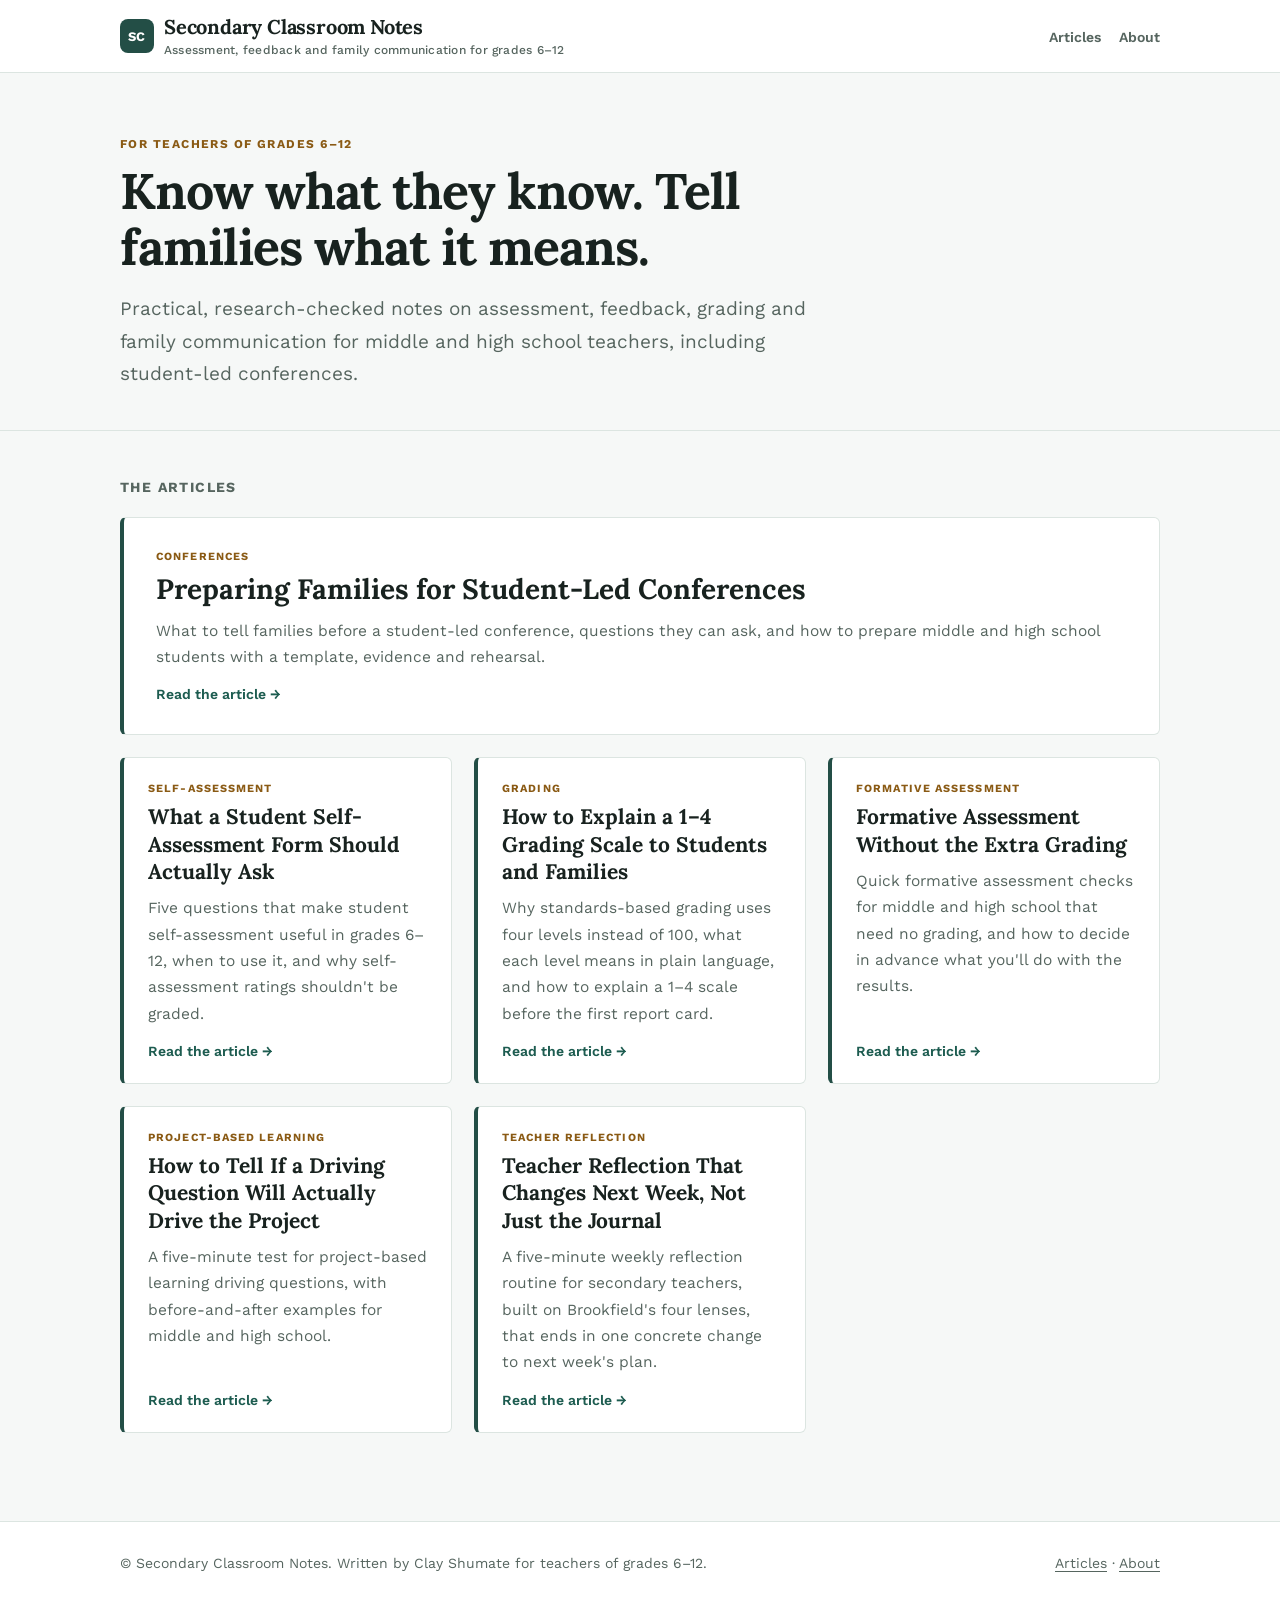
<file: index.html>
<!doctype html>
<html lang="en">
<head>
<meta charset="utf-8">
<meta name="viewport" content="width=device-width, initial-scale=1">
<title>Secondary Classroom Notes | Assessment, feedback and family communication for grades 6–12</title>
<meta name="description" content="Research-checked notes for grades 6–12 teachers on student-led conferences, self-assessment, 1–4 grading scales, formative assessment and teacher reflection.">
<link rel="canonical" href="https://secondaryclassroomnotes.github.io/">
<meta name="robots" content="index, follow, max-image-preview:large">
<meta name="author" content="Clay Shumate">
<meta property="og:site_name" content="Secondary Classroom Notes">
<meta property="og:title" content="Secondary Classroom Notes | Assessment, feedback and family communication for grades 6–12">
<meta property="og:description" content="Research-checked notes for grades 6–12 teachers on student-led conferences, self-assessment, 1–4 grading scales, formative assessment and teacher reflection.">
<meta property="og:url" content="https://secondaryclassroomnotes.github.io/">
<meta property="og:type" content="website">
<meta property="og:image" content="https://secondaryclassroomnotes.github.io/og.png">
<meta property="og:image:width" content="1200">
<meta property="og:image:height" content="630">
<meta name="twitter:image" content="https://secondaryclassroomnotes.github.io/og.png">
<meta name="twitter:card" content="summary_large_image">

<meta name="twitter:title" content="Secondary Classroom Notes | Assessment, feedback and family communication for grades 6–12">
<meta name="twitter:description" content="Research-checked notes for grades 6–12 teachers on student-led conferences, self-assessment, 1–4 grading scales, formative assessment and teacher reflection.">
<link rel="icon" href="data:image/svg+xml,%3Csvg xmlns='http://www.w3.org/2000/svg' viewBox='0 0 64 64'%3E%3Crect width='64' height='64' rx='14' fill='%23234e46'/%3E%3Ctext x='32' y='43' font-family='Georgia,serif' font-size='26' font-weight='700' fill='%23fff' text-anchor='middle'%3ESC%3C/text%3E%3C/svg%3E">
<link rel="preconnect" href="https://fonts.googleapis.com">
<link rel="preconnect" href="https://fonts.gstatic.com" crossorigin>
<link href="https://fonts.googleapis.com/css2?family=Work+Sans:wght@400;500;600;700&family=Lora:wght@600;700&display=swap" rel="stylesheet">
<link rel="stylesheet" href="style.css">
<script type="application/ld+json">{"@context": "https://schema.org", "@type": "WebSite", "name": "Secondary Classroom Notes", "url": "https://secondaryclassroomnotes.github.io/", "description": "Assessment, feedback and family communication for grades 6–12"}</script>
</head>
<body>
<header class="site-header"><div class="wrap">
<a class="brand" href="./"><span class="brand-mark">SC</span><span><span class="brand-name">Secondary Classroom Notes</span><span class="brand-tag">Assessment, feedback and family communication for grades 6–12</span></span></a>
<nav class="site-nav" aria-label="Main"><a href="./">Articles</a><a href="about">About</a></nav>
</div></header>
<main>
<section class="hero"><div class="wrap">
<p class="eyebrow">For teachers of grades 6–12</p>
<h1>Know what they know. Tell families what it means.</h1>
<p class="lede">Practical, research-checked notes on assessment, feedback, grading and family communication for middle and high school teachers, including student-led conferences.</p>
</div></section>
<section class="section"><div class="wrap">
<h2 class="section-title">The articles</h2>
<div class="grid"><article class="card feature"><div class="kicker">Conferences</div><h3><a href="preparing-families-for-student-led-conferences">Preparing Families for Student-Led Conferences</a></h3><p>What to tell families before a student-led conference, questions they can ask, and how to prepare middle and high school students with a template, evidence and rehearsal.</p><a class="more" href="preparing-families-for-student-led-conferences">Read the article &rarr;</a></article><article class="card"><div class="kicker">Self-assessment</div><h3><a href="student-self-assessment-that-works">What a Student Self-Assessment Form Should Actually Ask</a></h3><p>Five questions that make student self-assessment useful in grades 6–12, when to use it, and why self-assessment ratings shouldn't be graded.</p><a class="more" href="student-self-assessment-that-works">Read the article &rarr;</a></article><article class="card"><div class="kicker">Grading</div><h3><a href="explaining-a-1-4-grading-scale">How to Explain a 1–4 Grading Scale to Students and Families</a></h3><p>Why standards-based grading uses four levels instead of 100, what each level means in plain language, and how to explain a 1–4 scale before the first report card.</p><a class="more" href="explaining-a-1-4-grading-scale">Read the article &rarr;</a></article><article class="card"><div class="kicker">Formative assessment</div><h3><a href="formative-assessment-without-extra-grading">Formative Assessment Without the Extra Grading</a></h3><p>Quick formative assessment checks for middle and high school that need no grading, and how to decide in advance what you'll do with the results.</p><a class="more" href="formative-assessment-without-extra-grading">Read the article &rarr;</a></article><article class="card"><div class="kicker">Project-based learning</div><h3><a href="testing-a-driving-question">How to Tell If a Driving Question Will Actually Drive the Project</a></h3><p>A five-minute test for project-based learning driving questions, with before-and-after examples for middle and high school.</p><a class="more" href="testing-a-driving-question">Read the article &rarr;</a></article><article class="card"><div class="kicker">Teacher reflection</div><h3><a href="teacher-reflection-that-changes-next-week">Teacher Reflection That Changes Next Week, Not Just the Journal</a></h3><p>A five-minute weekly reflection routine for secondary teachers, built on Brookfield's four lenses, that ends in one concrete change to next week's plan.</p><a class="more" href="teacher-reflection-that-changes-next-week">Read the article &rarr;</a></article></div>
</div></section>
</main>
<footer class="site-footer"><div class="wrap">
<span>&copy; Secondary Classroom Notes. Written by Clay Shumate for teachers of grades 6–12.</span>
<span><a href="./">Articles</a> &middot; <a href="about">About</a></span>
</div></footer>
</body>
</html>
</file>
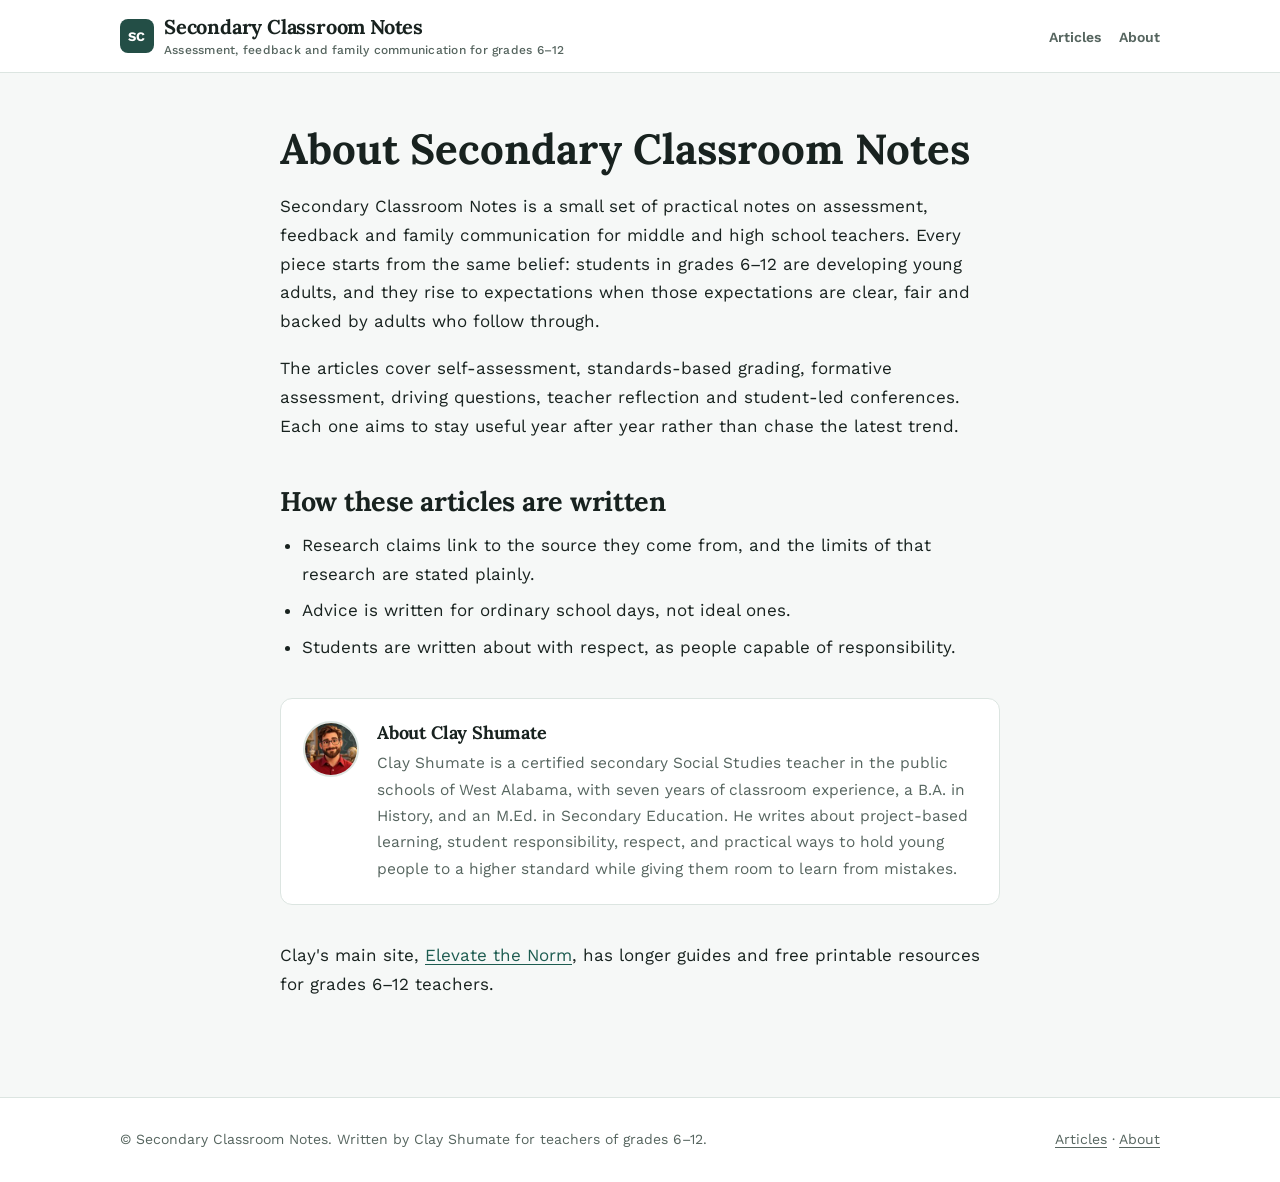
<file: about.html>
<!doctype html>
<html lang="en">
<head>
<meta charset="utf-8">
<meta name="viewport" content="width=device-width, initial-scale=1">
<title>About | Secondary Classroom Notes</title>
<meta name="description" content="About Secondary Classroom Notes and its author, Clay Shumate, a certified secondary Social Studies teacher writing for grades 6–12 educators.">
<link rel="canonical" href="https://secondaryclassroomnotes.github.io/about">
<meta name="robots" content="index, follow, max-image-preview:large">
<meta name="author" content="Clay Shumate">
<meta property="og:site_name" content="Secondary Classroom Notes">
<meta property="og:title" content="About | Secondary Classroom Notes">
<meta property="og:description" content="About Secondary Classroom Notes and its author, Clay Shumate, a certified secondary Social Studies teacher writing for grades 6–12 educators.">
<meta property="og:url" content="https://secondaryclassroomnotes.github.io/about">
<meta property="og:type" content="website">
<meta property="og:image" content="https://secondaryclassroomnotes.github.io/og.png">
<meta property="og:image:width" content="1200">
<meta property="og:image:height" content="630">
<meta name="twitter:image" content="https://secondaryclassroomnotes.github.io/og.png">
<meta name="twitter:card" content="summary_large_image">

<meta name="twitter:title" content="About | Secondary Classroom Notes">
<meta name="twitter:description" content="About Secondary Classroom Notes and its author, Clay Shumate, a certified secondary Social Studies teacher writing for grades 6–12 educators.">
<link rel="icon" href="data:image/svg+xml,%3Csvg xmlns='http://www.w3.org/2000/svg' viewBox='0 0 64 64'%3E%3Crect width='64' height='64' rx='14' fill='%23234e46'/%3E%3Ctext x='32' y='43' font-family='Georgia,serif' font-size='26' font-weight='700' fill='%23fff' text-anchor='middle'%3ESC%3C/text%3E%3C/svg%3E">
<link rel="preconnect" href="https://fonts.googleapis.com">
<link rel="preconnect" href="https://fonts.gstatic.com" crossorigin>
<link href="https://fonts.googleapis.com/css2?family=Work+Sans:wght@400;500;600;700&family=Lora:wght@600;700&display=swap" rel="stylesheet">
<link rel="stylesheet" href="style.css">
<script type="application/ld+json">{"@context": "https://schema.org", "@type": "ProfilePage", "mainEntity": {"@type": "Person", "@id": "https://secondaryclassroomnotes.github.io/about#clay", "name": "Clay Shumate", "description": "Clay Shumate is a certified secondary Social Studies teacher in the public schools of West Alabama, with seven years of classroom experience, a B.A. in History, and an M.Ed. in Secondary Education. He writes about project-based learning, student responsibility, respect, and practical ways to hold young people to a higher standard while giving them room to learn from mistakes.", "sameAs": ["https://elevatethenorm.com/clay-shumate/"]}}</script>
</head>
<body>
<header class="site-header"><div class="wrap">
<a class="brand" href="./"><span class="brand-mark">SC</span><span><span class="brand-name">Secondary Classroom Notes</span><span class="brand-tag">Assessment, feedback and family communication for grades 6–12</span></span></a>
<nav class="site-nav" aria-label="Main"><a href="./">Articles</a><a href="about">About</a></nav>
</div></header>
<main>
<div class="wrap"><div class="narrow page prose">
<h1>About Secondary Classroom Notes</h1>
<p>Secondary Classroom Notes is a small set of practical notes on assessment, feedback and family communication for middle and high school teachers. Every piece starts from the same belief: students in grades 6–12 are developing young adults, and they rise to expectations when those expectations are clear, fair and backed by adults who follow through.</p>
<p>The articles cover self-assessment, standards-based grading, formative assessment, driving questions, teacher reflection and student-led conferences. Each one aims to stay useful year after year rather than chase the latest trend.</p>
<h2 id="standards">How these articles are written</h2>
<ul>
<li>Research claims link to the source they come from, and the limits of that research are stated plainly.</li>
<li>Advice is written for ordinary school days, not ideal ones.</li>
<li>Students are written about with respect, as people capable of responsibility.</li>
</ul>
<aside class="author-box" aria-label="About the author"><img class="avatar" src="clay-shumate.jpg" alt="Clay Shumate" width="56" height="56" loading="lazy"><div>
<h2>About Clay Shumate</h2><p>Clay Shumate is a certified secondary Social Studies teacher in the public schools of West Alabama, with seven years of classroom experience, a B.A. in History, and an M.Ed. in Secondary Education. He writes about project-based learning, student responsibility, respect, and practical ways to hold young people to a higher standard while giving them room to learn from mistakes.</p></div></aside>
<p>Clay's main site, <a href="https://elevatethenorm.com/">Elevate the Norm</a>, has longer guides and free printable resources for grades 6–12 teachers.</p>
</div></div>
</main>
<footer class="site-footer"><div class="wrap">
<span>&copy; Secondary Classroom Notes. Written by Clay Shumate for teachers of grades 6–12.</span>
<span><a href="./">Articles</a> &middot; <a href="about">About</a></span>
</div></footer>
</body>
</html>
</file>
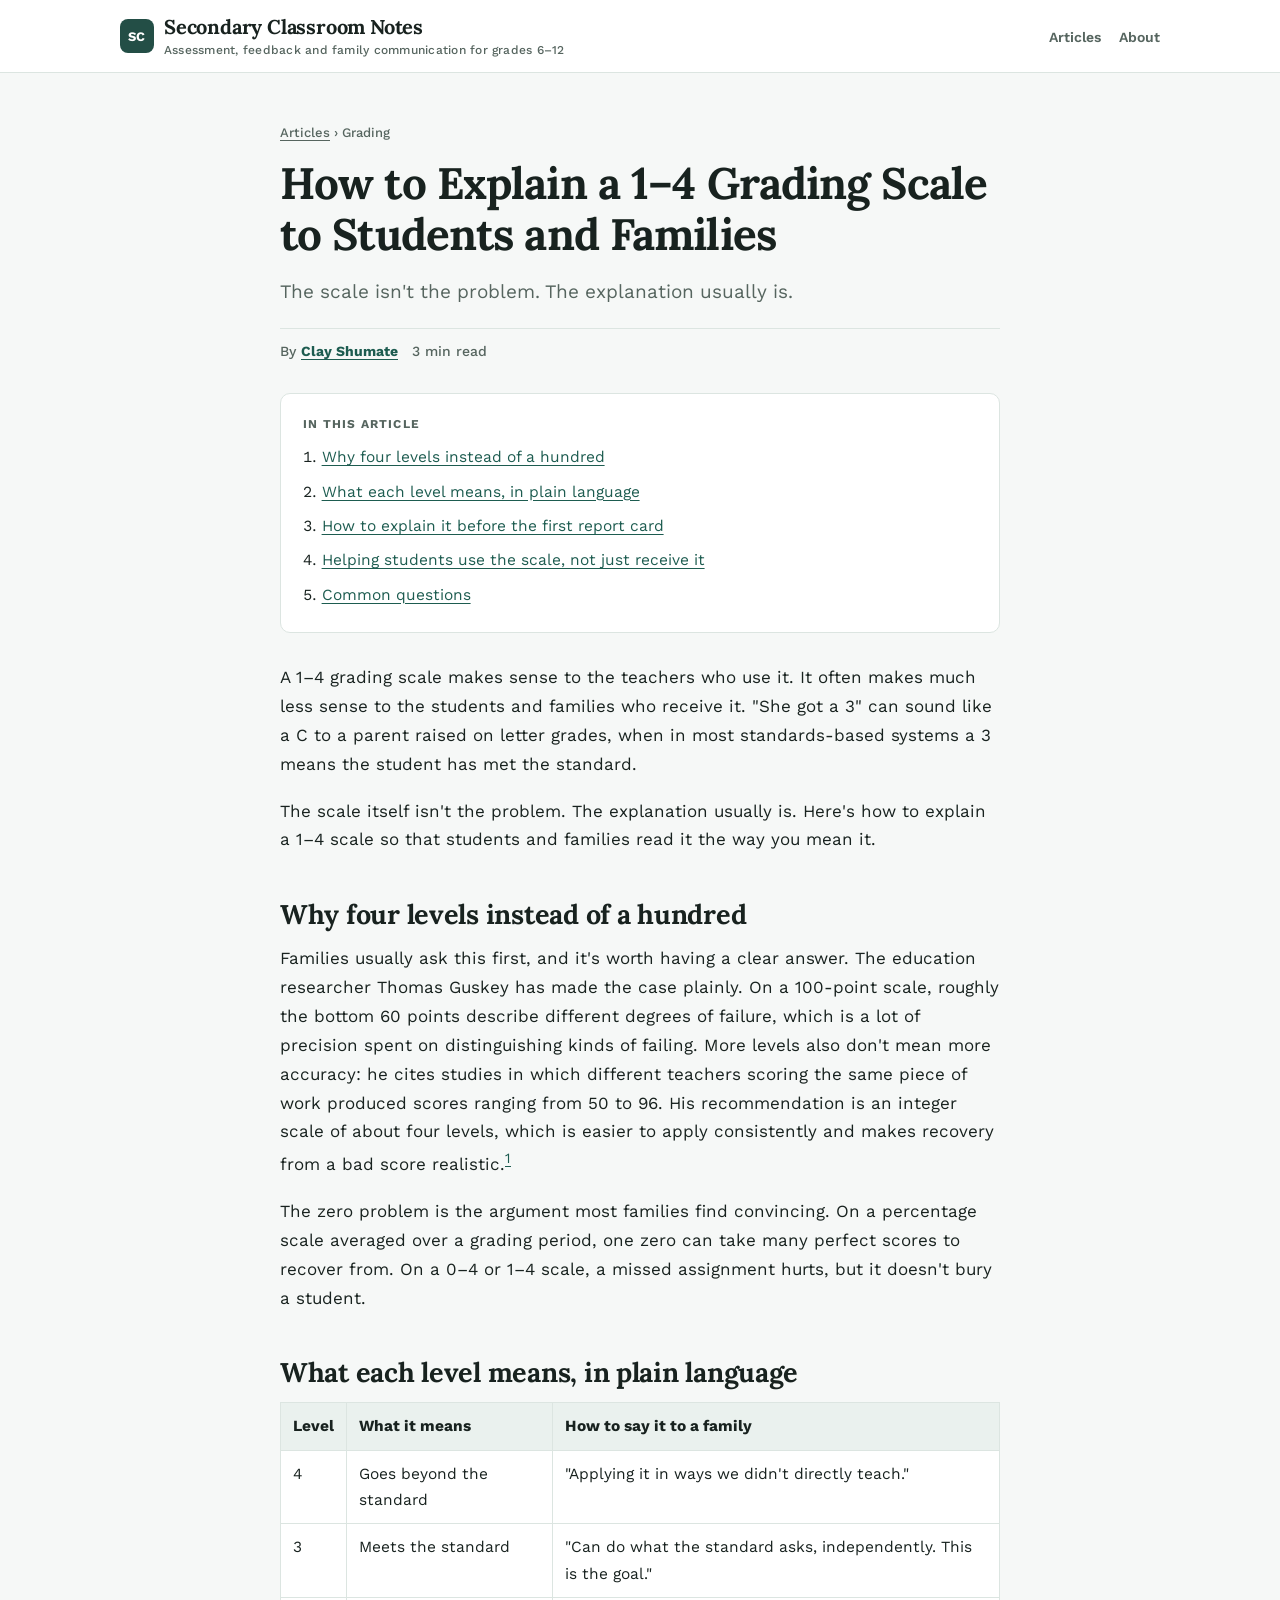
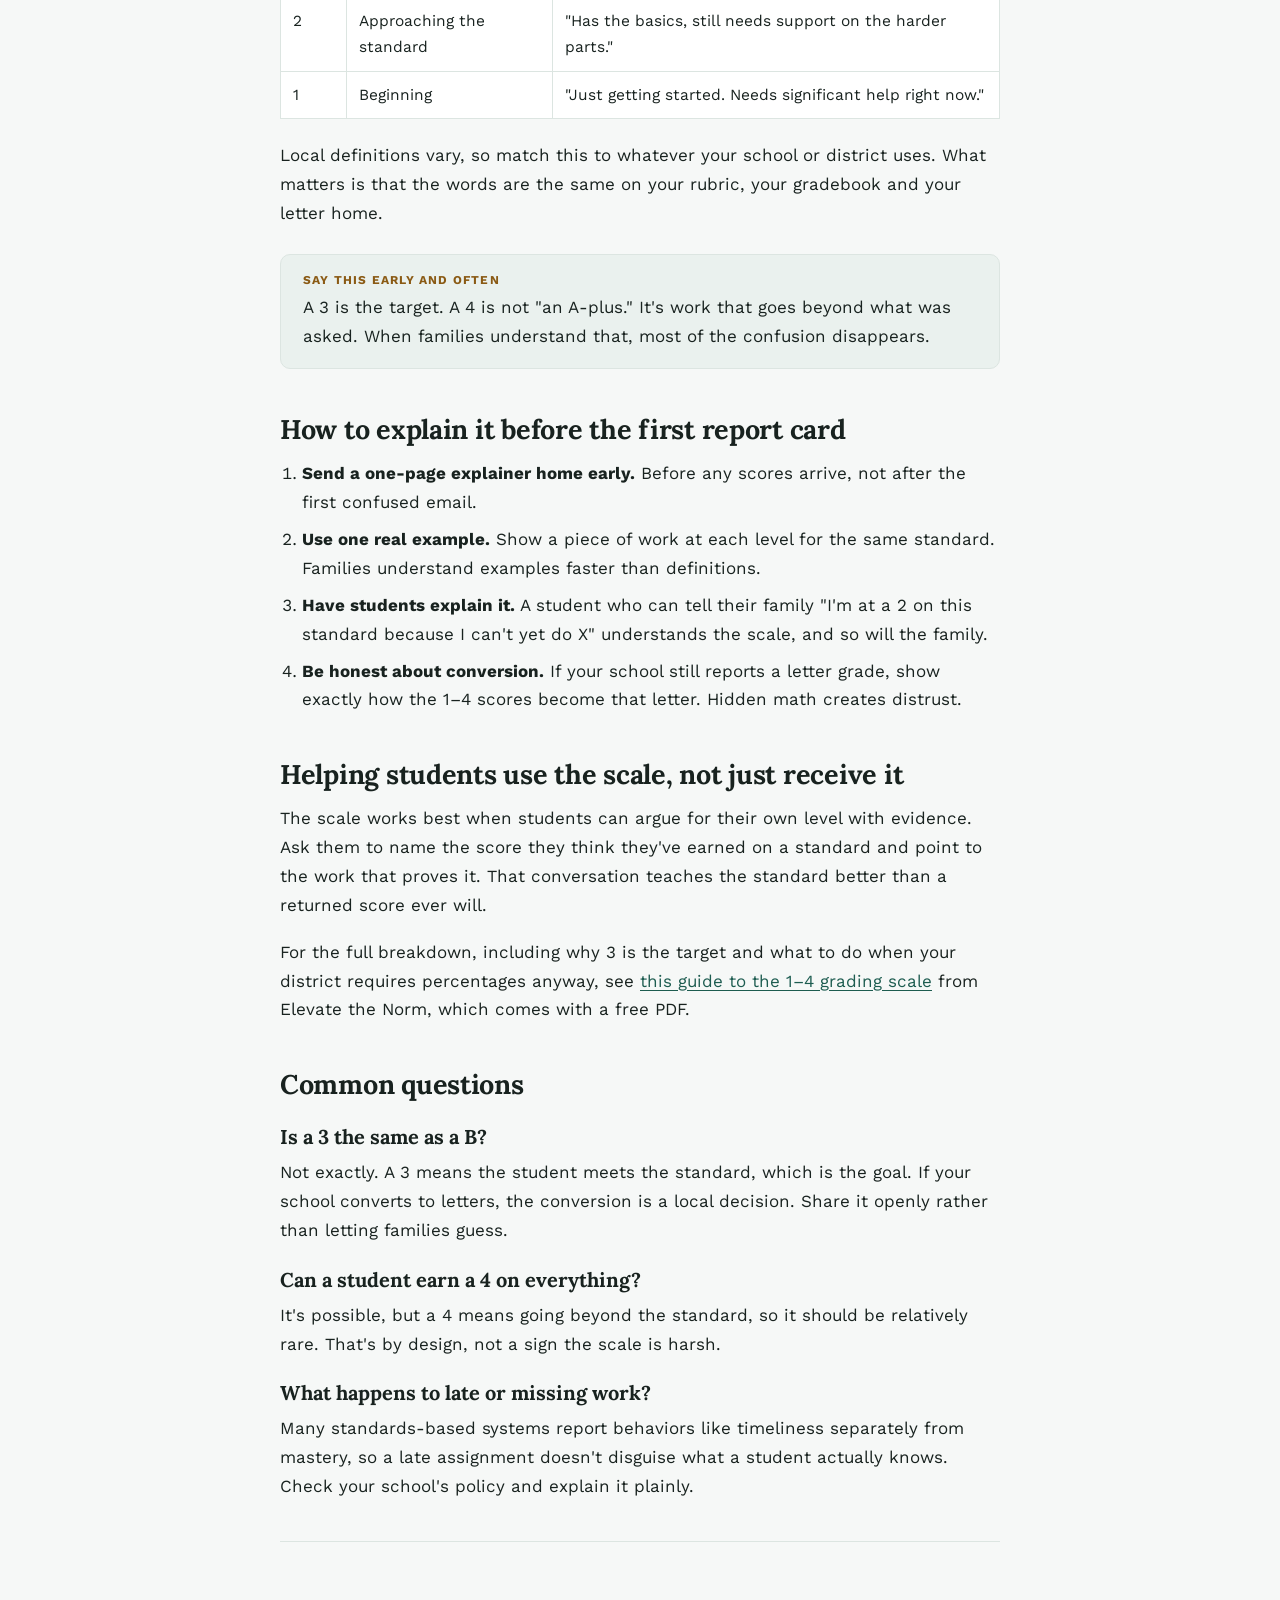
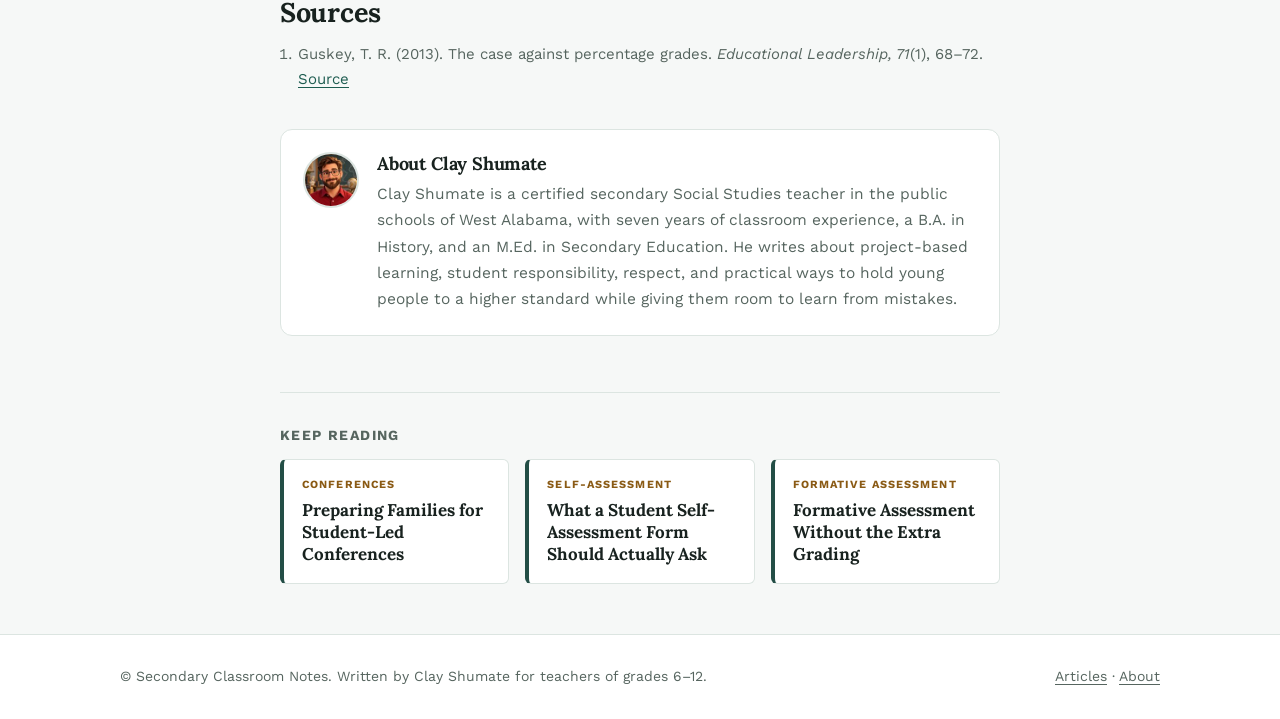
<file: explaining-a-1-4-grading-scale.html>
<!doctype html>
<html lang="en">
<head>
<meta charset="utf-8">
<meta name="viewport" content="width=device-width, initial-scale=1">
<title>How to Explain a 1–4 Grading Scale to Students and Families | Secondary Classroom Notes</title>
<meta name="description" content="Why standards-based grading uses four levels instead of 100, what each level means in plain language, and how to explain a 1–4 scale before the first report card.">
<link rel="canonical" href="https://secondaryclassroomnotes.github.io/explaining-a-1-4-grading-scale">
<meta name="robots" content="index, follow, max-image-preview:large">
<meta name="author" content="Clay Shumate">
<meta property="og:site_name" content="Secondary Classroom Notes">
<meta property="og:title" content="How to Explain a 1–4 Grading Scale to Students and Families | Secondary Classroom Notes">
<meta property="og:description" content="Why standards-based grading uses four levels instead of 100, what each level means in plain language, and how to explain a 1–4 scale before the first report card.">
<meta property="og:url" content="https://secondaryclassroomnotes.github.io/explaining-a-1-4-grading-scale">
<meta property="og:type" content="article">
<meta property="og:image" content="https://secondaryclassroomnotes.github.io/og.png">
<meta property="og:image:width" content="1200">
<meta property="og:image:height" content="630">
<meta name="twitter:image" content="https://secondaryclassroomnotes.github.io/og.png">
<meta name="twitter:card" content="summary_large_image">

<meta name="twitter:title" content="How to Explain a 1–4 Grading Scale to Students and Families | Secondary Classroom Notes">
<meta name="twitter:description" content="Why standards-based grading uses four levels instead of 100, what each level means in plain language, and how to explain a 1–4 scale before the first report card.">
<link rel="icon" href="data:image/svg+xml,%3Csvg xmlns='http://www.w3.org/2000/svg' viewBox='0 0 64 64'%3E%3Crect width='64' height='64' rx='14' fill='%23234e46'/%3E%3Ctext x='32' y='43' font-family='Georgia,serif' font-size='26' font-weight='700' fill='%23fff' text-anchor='middle'%3ESC%3C/text%3E%3C/svg%3E">
<link rel="preconnect" href="https://fonts.googleapis.com">
<link rel="preconnect" href="https://fonts.gstatic.com" crossorigin>
<link href="https://fonts.googleapis.com/css2?family=Work+Sans:wght@400;500;600;700&family=Lora:wght@600;700&display=swap" rel="stylesheet">
<link rel="stylesheet" href="style.css">
<script type="application/ld+json">{"@context": "https://schema.org", "@graph": [{"@type": "Article", "headline": "How to Explain a 1–4 Grading Scale to Students and Families", "description": "Why standards-based grading uses four levels instead of 100, what each level means in plain language, and how to explain a 1–4 scale before the first report card.", "mainEntityOfPage": "https://secondaryclassroomnotes.github.io/explaining-a-1-4-grading-scale", "author": {"@type": "Person", "@id": "https://secondaryclassroomnotes.github.io/about#clay", "name": "Clay Shumate", "url": "https://secondaryclassroomnotes.github.io/about", "description": "Clay Shumate is a certified secondary Social Studies teacher in the public schools of West Alabama, with seven years of classroom experience, a B.A. in History, and an M.Ed. in Secondary Education. He writes about project-based learning, student responsibility, respect, and practical ways to hold young people to a higher standard while giving them room to learn from mistakes."}, "publisher": {"@type": "Organization", "name": "Secondary Classroom Notes", "url": "https://secondaryclassroomnotes.github.io/"}, "inLanguage": "en-US", "wordCount": 683}, {"@type": "FAQPage", "mainEntity": [{"@type": "Question", "name": "Is a 3 the same as a B?", "acceptedAnswer": {"@type": "Answer", "text": "Not exactly. A 3 means the student meets the standard, which is the goal. If your school converts to letters, the conversion is a local decision. Share it openly rather than letting families guess."}}, {"@type": "Question", "name": "Can a student earn a 4 on everything?", "acceptedAnswer": {"@type": "Answer", "text": "It's possible, but a 4 means going beyond the standard, so it should be relatively rare. That's by design, not a sign the scale is harsh."}}, {"@type": "Question", "name": "What happens to late or missing work?", "acceptedAnswer": {"@type": "Answer", "text": "Many standards-based systems report behaviors like timeliness separately from mastery, so a late assignment doesn't disguise what a student actually knows. Check your school's policy and explain it plainly."}}]}, {"@type": "BreadcrumbList", "itemListElement": [{"@type": "ListItem", "position": 1, "name": "Articles", "item": "https://secondaryclassroomnotes.github.io/"}, {"@type": "ListItem", "position": 2, "name": "How to Explain a 1–4 Grading Scale to Students and Families", "item": "https://secondaryclassroomnotes.github.io/explaining-a-1-4-grading-scale"}]}]}</script>
</head>
<body>
<header class="site-header"><div class="wrap">
<a class="brand" href="./"><span class="brand-mark">SC</span><span><span class="brand-name">Secondary Classroom Notes</span><span class="brand-tag">Assessment, feedback and family communication for grades 6–12</span></span></a>
<nav class="site-nav" aria-label="Main"><a href="./">Articles</a><a href="about">About</a></nav>
</div></header>
<main>
<article class="wrap"><div class="narrow">
<header class="article-head">
<div class="crumbs"><a href="./">Articles</a> &rsaquo; Grading</div>
<h1>How to Explain a 1–4 Grading Scale to Students and Families</h1>
<p class="dek">The scale isn't the problem. The explanation usually is.</p>
<div class="byline"><span>By <strong><a href="about">Clay Shumate</a></strong></span><span>3 min read</span></div>
</header>
<div class="prose">
<nav class="toc" aria-label="In this article"><strong>In this article</strong><ol><li><a href="#why">Why four levels instead of a hundred</a></li><li><a href="#levels">What each level means, in plain language</a></li><li><a href="#explain">How to explain it before the first report card</a></li><li><a href="#students">Helping students use the scale, not just receive it</a></li><li><a href="#faq">Common questions</a></li></ol></nav>
<p>A 1–4 grading scale makes sense to the teachers who use it. It often makes much less sense to the students and families who receive it. "She got a 3" can sound like a C to a parent raised on letter grades, when in most standards-based systems a 3 means the student has met the standard.</p>

<p>The scale itself isn't the problem. The explanation usually is. Here's how to explain a 1–4 scale so that students and families read it the way you mean it.</p>

<h2 id="why">Why four levels instead of a hundred</h2>

<p>Families usually ask this first, and it's worth having a clear answer. The education researcher Thomas Guskey has made the case plainly. On a 100-point scale, roughly the bottom 60 points describe different degrees of failure, which is a lot of precision spent on distinguishing kinds of failing. More levels also don't mean more accuracy: he cites studies in which different teachers scoring the same piece of work produced scores ranging from 50 to 96. His recommendation is an integer scale of about four levels, which is easier to apply consistently and makes recovery from a bad score realistic.<sup><a href="#src-1">1</a></sup></p>

<p>The zero problem is the argument most families find convincing. On a percentage scale averaged over a grading period, one zero can take many perfect scores to recover from. On a 0–4 or 1–4 scale, a missed assignment hurts, but it doesn't bury a student.</p>

<h2 id="levels">What each level means, in plain language</h2>

<div class="table-wrap">
<table>
<thead><tr><th>Level</th><th>What it means</th><th>How to say it to a family</th></tr></thead>
<tbody>
<tr><td>4</td><td>Goes beyond the standard</td><td>"Applying it in ways we didn't directly teach."</td></tr>
<tr><td>3</td><td>Meets the standard</td><td>"Can do what the standard asks, independently. This is the goal."</td></tr>
<tr><td>2</td><td>Approaching the standard</td><td>"Has the basics, still needs support on the harder parts."</td></tr>
<tr><td>1</td><td>Beginning</td><td>"Just getting started. Needs significant help right now."</td></tr>
</tbody>
</table>
</div>

<p>Local definitions vary, so match this to whatever your school or district uses. What matters is that the words are the same on your rubric, your gradebook and your letter home.</p>

<div class="callout"><span class="label">Say this early and often</span><p>A 3 is the target. A 4 is not "an A-plus." It's work that goes beyond what was asked. When families understand that, most of the confusion disappears.</p></div>

<h2 id="explain">How to explain it before the first report card</h2>

<ol>
<li><strong>Send a one-page explainer home early.</strong> Before any scores arrive, not after the first confused email.</li>
<li><strong>Use one real example.</strong> Show a piece of work at each level for the same standard. Families understand examples faster than definitions.</li>
<li><strong>Have students explain it.</strong> A student who can tell their family "I'm at a 2 on this standard because I can't yet do X" understands the scale, and so will the family.</li>
<li><strong>Be honest about conversion.</strong> If your school still reports a letter grade, show exactly how the 1–4 scores become that letter. Hidden math creates distrust.</li>
</ol>

<h2 id="students">Helping students use the scale, not just receive it</h2>

<p>The scale works best when students can argue for their own level with evidence. Ask them to name the score they think they've earned on a standard and point to the work that proves it. That conversation teaches the standard better than a returned score ever will.</p>

<p>For the full breakdown, including why 3 is the target and what to do when your district requires percentages anyway, see <a href="https://elevatethenorm.com/standards-based-grading-scale-1-4/">this guide to the 1–4 grading scale</a> from Elevate the Norm, which comes with a free PDF.</p>

<h2 id="faq">Common questions</h2>
<div class="faq">
<h3>Is a 3 the same as a B?</h3>
<p>Not exactly. A 3 means the student meets the standard, which is the goal. If your school converts to letters, the conversion is a local decision. Share it openly rather than letting families guess.</p>
<h3>Can a student earn a 4 on everything?</h3>
<p>It's possible, but a 4 means going beyond the standard, so it should be relatively rare. That's by design, not a sign the scale is harsh.</p>
<h3>What happens to late or missing work?</h3>
<p>Many standards-based systems report behaviors like timeliness separately from mastery, so a late assignment doesn't disguise what a student actually knows. Check your school's policy and explain it plainly.</p>
</div>

<section class="sources"><h2 id="sources">Sources</h2><ol><li id="src-1">Guskey, T. R. (2013). The case against percentage grades. <em>Educational Leadership, 71</em>(1), 68–72. <a href="https://tguskey.com/wp-content/uploads/Grading-2-The-Case-Against-Percentage-Grades.pdf" rel="noopener" target="_blank">Source</a></li></ol></section>
<aside class="author-box" aria-label="About the author"><img class="avatar" src="clay-shumate.jpg" alt="Clay Shumate" width="56" height="56" loading="lazy"><div>
<h2>About Clay Shumate</h2><p>Clay Shumate is a certified secondary Social Studies teacher in the public schools of West Alabama, with seven years of classroom experience, a B.A. in History, and an M.Ed. in Secondary Education. He writes about project-based learning, student responsibility, respect, and practical ways to hold young people to a higher standard while giving them room to learn from mistakes.</p></div></aside>
</div>
<section class="related"><h2>Keep reading</h2><div class="grid"><article class="card"><div class="kicker">Conferences</div><h3><a href="preparing-families-for-student-led-conferences">Preparing Families for Student-Led Conferences</a></h3></article><article class="card"><div class="kicker">Self-assessment</div><h3><a href="student-self-assessment-that-works">What a Student Self-Assessment Form Should Actually Ask</a></h3></article><article class="card"><div class="kicker">Formative assessment</div><h3><a href="formative-assessment-without-extra-grading">Formative Assessment Without the Extra Grading</a></h3></article></div></section>
</div></article>
</main>
<footer class="site-footer"><div class="wrap">
<span>&copy; Secondary Classroom Notes. Written by Clay Shumate for teachers of grades 6–12.</span>
<span><a href="./">Articles</a> &middot; <a href="about">About</a></span>
</div></footer>
</body>
</html>
</file>
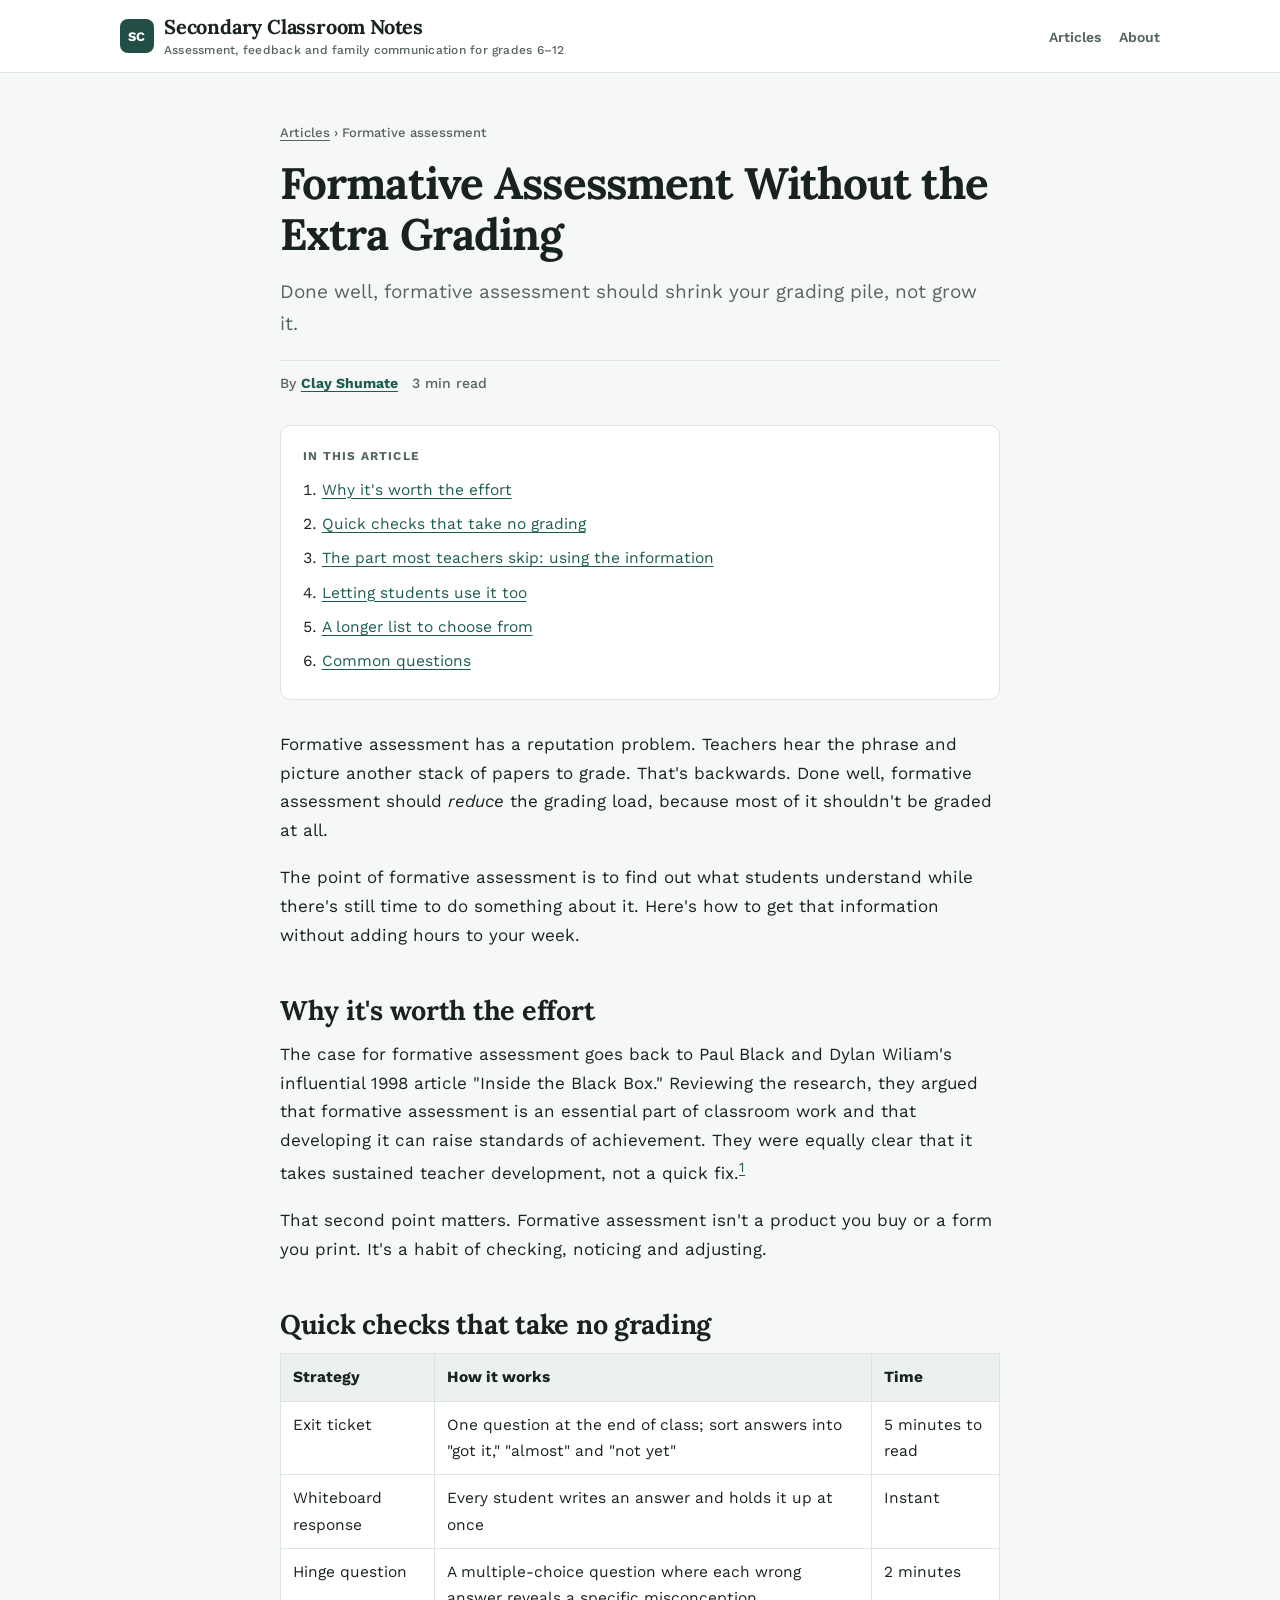
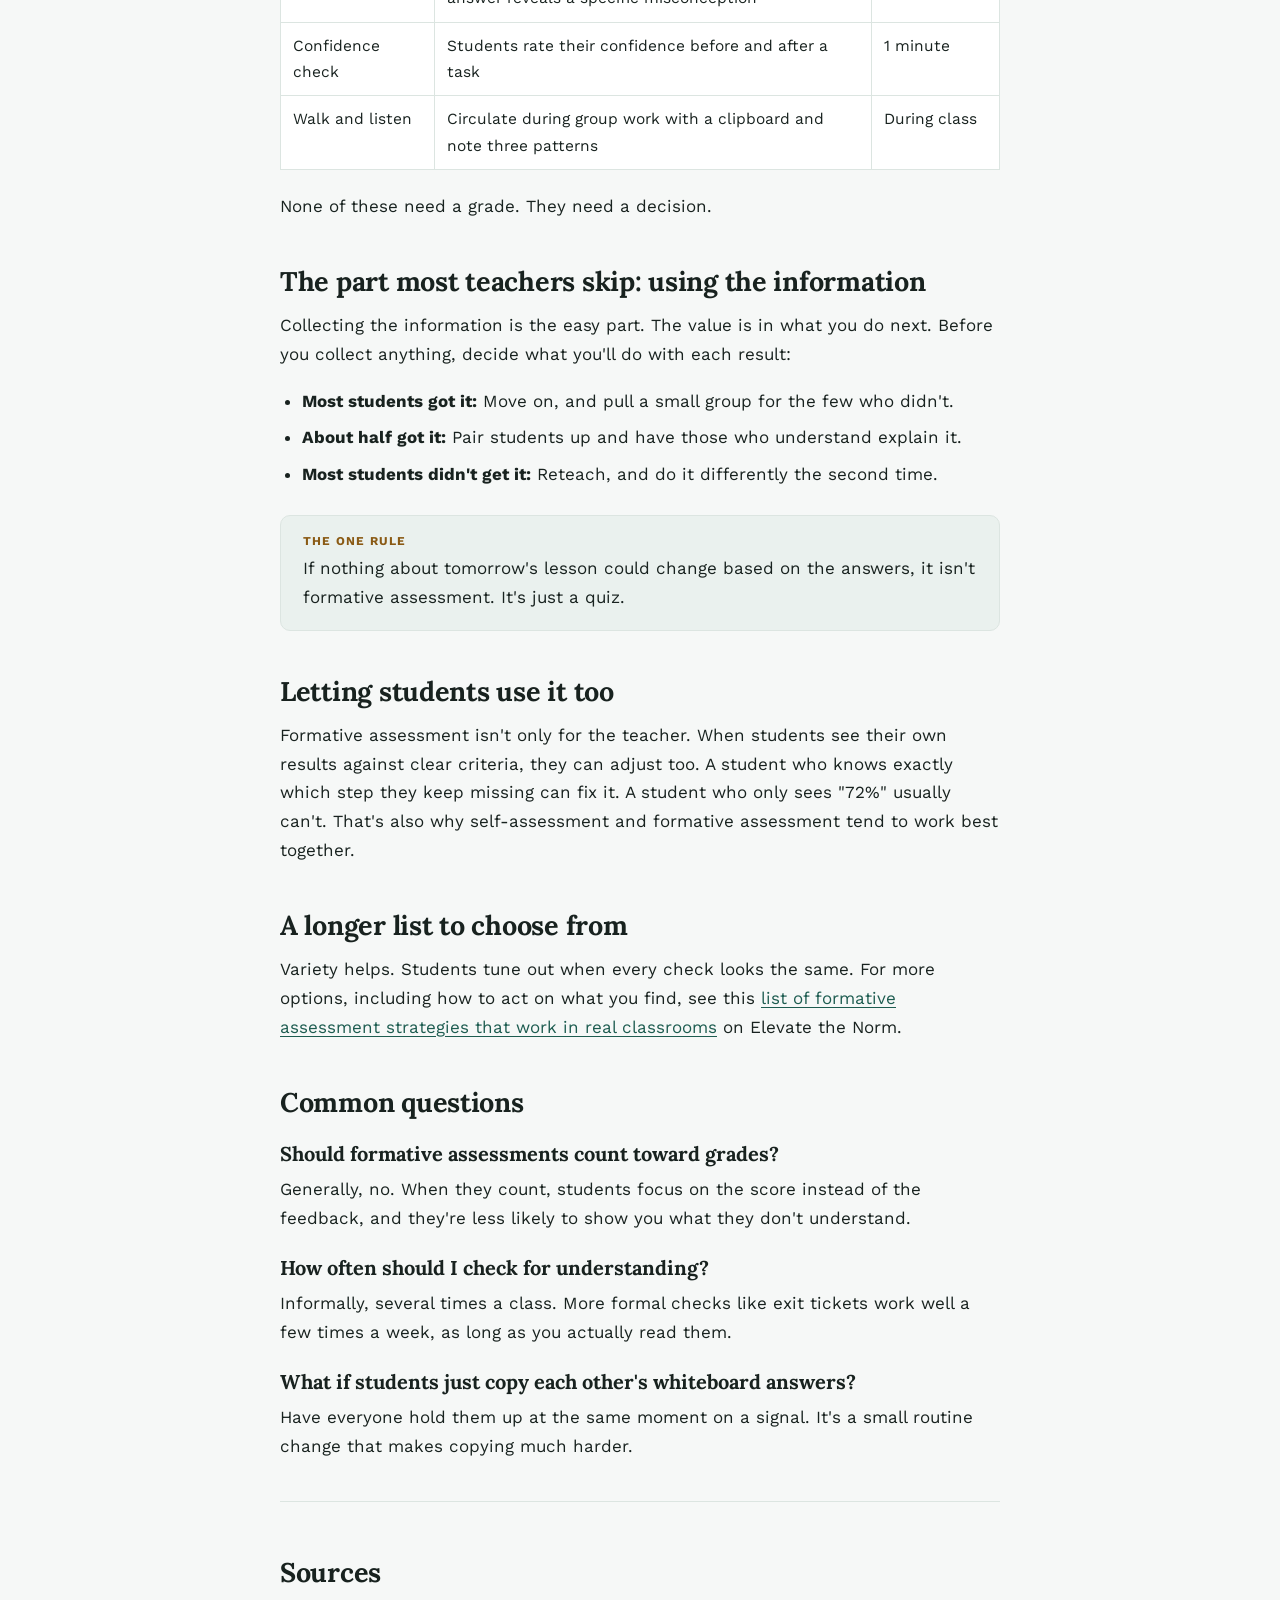
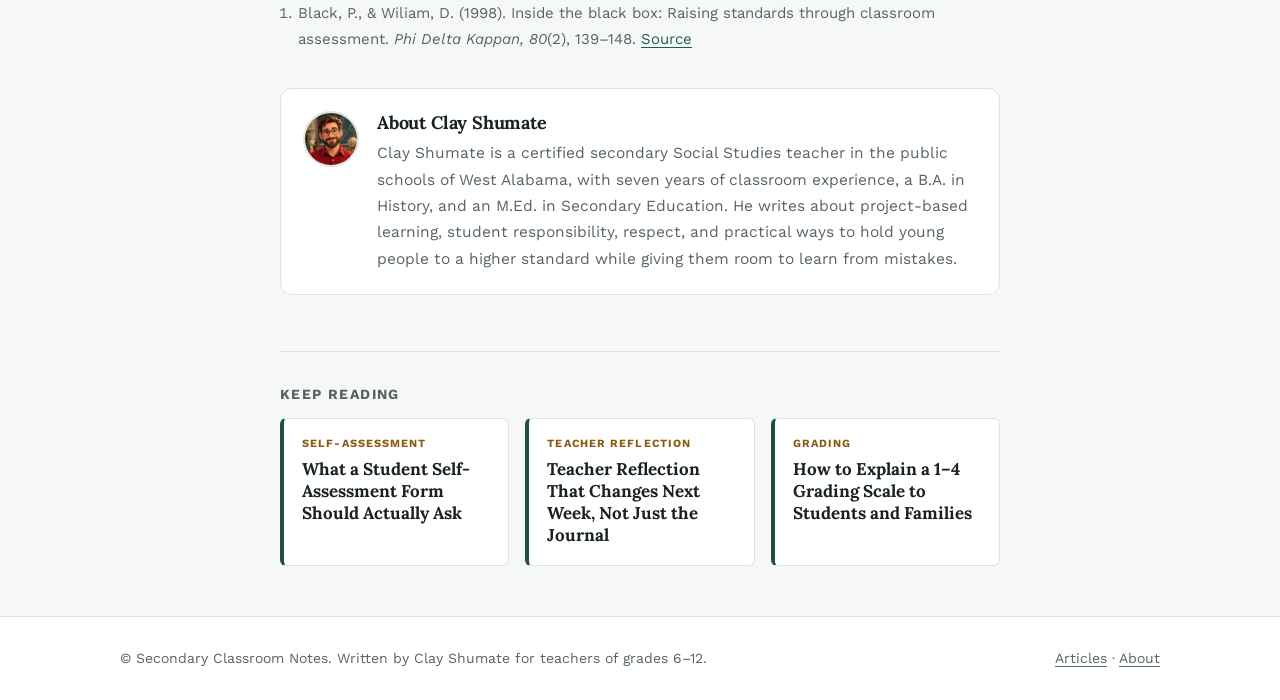
<file: formative-assessment-without-extra-grading.html>
<!doctype html>
<html lang="en">
<head>
<meta charset="utf-8">
<meta name="viewport" content="width=device-width, initial-scale=1">
<title>Formative Assessment Without the Extra Grading | Secondary Classroom Notes</title>
<meta name="description" content="Quick formative assessment checks for middle and high school that need no grading, and how to decide in advance what you&#x27;ll do with the results.">
<link rel="canonical" href="https://secondaryclassroomnotes.github.io/formative-assessment-without-extra-grading">
<meta name="robots" content="index, follow, max-image-preview:large">
<meta name="author" content="Clay Shumate">
<meta property="og:site_name" content="Secondary Classroom Notes">
<meta property="og:title" content="Formative Assessment Without the Extra Grading | Secondary Classroom Notes">
<meta property="og:description" content="Quick formative assessment checks for middle and high school that need no grading, and how to decide in advance what you&#x27;ll do with the results.">
<meta property="og:url" content="https://secondaryclassroomnotes.github.io/formative-assessment-without-extra-grading">
<meta property="og:type" content="article">
<meta property="og:image" content="https://secondaryclassroomnotes.github.io/og.png">
<meta property="og:image:width" content="1200">
<meta property="og:image:height" content="630">
<meta name="twitter:image" content="https://secondaryclassroomnotes.github.io/og.png">
<meta name="twitter:card" content="summary_large_image">

<meta name="twitter:title" content="Formative Assessment Without the Extra Grading | Secondary Classroom Notes">
<meta name="twitter:description" content="Quick formative assessment checks for middle and high school that need no grading, and how to decide in advance what you&#x27;ll do with the results.">
<link rel="icon" href="data:image/svg+xml,%3Csvg xmlns='http://www.w3.org/2000/svg' viewBox='0 0 64 64'%3E%3Crect width='64' height='64' rx='14' fill='%23234e46'/%3E%3Ctext x='32' y='43' font-family='Georgia,serif' font-size='26' font-weight='700' fill='%23fff' text-anchor='middle'%3ESC%3C/text%3E%3C/svg%3E">
<link rel="preconnect" href="https://fonts.googleapis.com">
<link rel="preconnect" href="https://fonts.gstatic.com" crossorigin>
<link href="https://fonts.googleapis.com/css2?family=Work+Sans:wght@400;500;600;700&family=Lora:wght@600;700&display=swap" rel="stylesheet">
<link rel="stylesheet" href="style.css">
<script type="application/ld+json">{"@context": "https://schema.org", "@graph": [{"@type": "Article", "headline": "Formative Assessment Without the Extra Grading", "description": "Quick formative assessment checks for middle and high school that need no grading, and how to decide in advance what you'll do with the results.", "mainEntityOfPage": "https://secondaryclassroomnotes.github.io/formative-assessment-without-extra-grading", "author": {"@type": "Person", "@id": "https://secondaryclassroomnotes.github.io/about#clay", "name": "Clay Shumate", "url": "https://secondaryclassroomnotes.github.io/about", "description": "Clay Shumate is a certified secondary Social Studies teacher in the public schools of West Alabama, with seven years of classroom experience, a B.A. in History, and an M.Ed. in Secondary Education. He writes about project-based learning, student responsibility, respect, and practical ways to hold young people to a higher standard while giving them room to learn from mistakes."}, "publisher": {"@type": "Organization", "name": "Secondary Classroom Notes", "url": "https://secondaryclassroomnotes.github.io/"}, "inLanguage": "en-US", "wordCount": 557}, {"@type": "FAQPage", "mainEntity": [{"@type": "Question", "name": "Should formative assessments count toward grades?", "acceptedAnswer": {"@type": "Answer", "text": "Generally, no. When they count, students focus on the score instead of the feedback, and they're less likely to show you what they don't understand."}}, {"@type": "Question", "name": "How often should I check for understanding?", "acceptedAnswer": {"@type": "Answer", "text": "Informally, several times a class. More formal checks like exit tickets work well a few times a week, as long as you actually read them."}}, {"@type": "Question", "name": "What if students just copy each other's whiteboard answers?", "acceptedAnswer": {"@type": "Answer", "text": "Have everyone hold them up at the same moment on a signal. It's a small routine change that makes copying much harder."}}]}, {"@type": "BreadcrumbList", "itemListElement": [{"@type": "ListItem", "position": 1, "name": "Articles", "item": "https://secondaryclassroomnotes.github.io/"}, {"@type": "ListItem", "position": 2, "name": "Formative Assessment Without the Extra Grading", "item": "https://secondaryclassroomnotes.github.io/formative-assessment-without-extra-grading"}]}]}</script>
</head>
<body>
<header class="site-header"><div class="wrap">
<a class="brand" href="./"><span class="brand-mark">SC</span><span><span class="brand-name">Secondary Classroom Notes</span><span class="brand-tag">Assessment, feedback and family communication for grades 6–12</span></span></a>
<nav class="site-nav" aria-label="Main"><a href="./">Articles</a><a href="about">About</a></nav>
</div></header>
<main>
<article class="wrap"><div class="narrow">
<header class="article-head">
<div class="crumbs"><a href="./">Articles</a> &rsaquo; Formative assessment</div>
<h1>Formative Assessment Without the Extra Grading</h1>
<p class="dek">Done well, formative assessment should shrink your grading pile, not grow it.</p>
<div class="byline"><span>By <strong><a href="about">Clay Shumate</a></strong></span><span>3 min read</span></div>
</header>
<div class="prose">
<nav class="toc" aria-label="In this article"><strong>In this article</strong><ol><li><a href="#why">Why it's worth the effort</a></li><li><a href="#quick">Quick checks that take no grading</a></li><li><a href="#use">The part most teachers skip: using the information</a></li><li><a href="#students">Letting students use it too</a></li><li><a href="#list">A longer list to choose from</a></li><li><a href="#faq">Common questions</a></li></ol></nav>
<p>Formative assessment has a reputation problem. Teachers hear the phrase and picture another stack of papers to grade. That's backwards. Done well, formative assessment should <em>reduce</em> the grading load, because most of it shouldn't be graded at all.</p>

<p>The point of formative assessment is to find out what students understand while there's still time to do something about it. Here's how to get that information without adding hours to your week.</p>

<h2 id="why">Why it's worth the effort</h2>

<p>The case for formative assessment goes back to Paul Black and Dylan Wiliam's influential 1998 article "Inside the Black Box." Reviewing the research, they argued that formative assessment is an essential part of classroom work and that developing it can raise standards of achievement. They were equally clear that it takes sustained teacher development, not a quick fix.<sup><a href="#src-1">1</a></sup></p>

<p>That second point matters. Formative assessment isn't a product you buy or a form you print. It's a habit of checking, noticing and adjusting.</p>

<h2 id="quick">Quick checks that take no grading</h2>

<div class="table-wrap">
<table>
<thead><tr><th>Strategy</th><th>How it works</th><th>Time</th></tr></thead>
<tbody>
<tr><td>Exit ticket</td><td>One question at the end of class; sort answers into "got it," "almost" and "not yet"</td><td>5 minutes to read</td></tr>
<tr><td>Whiteboard response</td><td>Every student writes an answer and holds it up at once</td><td>Instant</td></tr>
<tr><td>Hinge question</td><td>A multiple-choice question where each wrong answer reveals a specific misconception</td><td>2 minutes</td></tr>
<tr><td>Confidence check</td><td>Students rate their confidence before and after a task</td><td>1 minute</td></tr>
<tr><td>Walk and listen</td><td>Circulate during group work with a clipboard and note three patterns</td><td>During class</td></tr>
</tbody>
</table>
</div>

<p>None of these need a grade. They need a decision.</p>

<h2 id="use">The part most teachers skip: using the information</h2>

<p>Collecting the information is the easy part. The value is in what you do next. Before you collect anything, decide what you'll do with each result:</p>

<ul>
<li><strong>Most students got it:</strong> Move on, and pull a small group for the few who didn't.</li>
<li><strong>About half got it:</strong> Pair students up and have those who understand explain it.</li>
<li><strong>Most students didn't get it:</strong> Reteach, and do it differently the second time.</li>
</ul>

<div class="callout"><span class="label">The one rule</span><p>If nothing about tomorrow's lesson could change based on the answers, it isn't formative assessment. It's just a quiz.</p></div>

<h2 id="students">Letting students use it too</h2>

<p>Formative assessment isn't only for the teacher. When students see their own results against clear criteria, they can adjust too. A student who knows exactly which step they keep missing can fix it. A student who only sees "72%" usually can't. That's also why self-assessment and formative assessment tend to work best together.</p>

<h2 id="list">A longer list to choose from</h2>

<p>Variety helps. Students tune out when every check looks the same. For more options, including how to act on what you find, see this <a href="https://elevatethenorm.com/list-of-formative-assessment-strategies/">list of formative assessment strategies that work in real classrooms</a> on Elevate the Norm.</p>

<h2 id="faq">Common questions</h2>
<div class="faq">
<h3>Should formative assessments count toward grades?</h3>
<p>Generally, no. When they count, students focus on the score instead of the feedback, and they're less likely to show you what they don't understand.</p>
<h3>How often should I check for understanding?</h3>
<p>Informally, several times a class. More formal checks like exit tickets work well a few times a week, as long as you actually read them.</p>
<h3>What if students just copy each other's whiteboard answers?</h3>
<p>Have everyone hold them up at the same moment on a signal. It's a small routine change that makes copying much harder.</p>
</div>

<section class="sources"><h2 id="sources">Sources</h2><ol><li id="src-1">Black, P., &amp; Wiliam, D. (1998). Inside the black box: Raising standards through classroom assessment. <em>Phi Delta Kappan, 80</em>(2), 139–148. <a href="https://eric.ed.gov/?id=EJ575146" rel="noopener" target="_blank">Source</a></li></ol></section>
<aside class="author-box" aria-label="About the author"><img class="avatar" src="clay-shumate.jpg" alt="Clay Shumate" width="56" height="56" loading="lazy"><div>
<h2>About Clay Shumate</h2><p>Clay Shumate is a certified secondary Social Studies teacher in the public schools of West Alabama, with seven years of classroom experience, a B.A. in History, and an M.Ed. in Secondary Education. He writes about project-based learning, student responsibility, respect, and practical ways to hold young people to a higher standard while giving them room to learn from mistakes.</p></div></aside>
</div>
<section class="related"><h2>Keep reading</h2><div class="grid"><article class="card"><div class="kicker">Self-assessment</div><h3><a href="student-self-assessment-that-works">What a Student Self-Assessment Form Should Actually Ask</a></h3></article><article class="card"><div class="kicker">Teacher reflection</div><h3><a href="teacher-reflection-that-changes-next-week">Teacher Reflection That Changes Next Week, Not Just the Journal</a></h3></article><article class="card"><div class="kicker">Grading</div><h3><a href="explaining-a-1-4-grading-scale">How to Explain a 1–4 Grading Scale to Students and Families</a></h3></article></div></section>
</div></article>
</main>
<footer class="site-footer"><div class="wrap">
<span>&copy; Secondary Classroom Notes. Written by Clay Shumate for teachers of grades 6–12.</span>
<span><a href="./">Articles</a> &middot; <a href="about">About</a></span>
</div></footer>
</body>
</html>
</file>
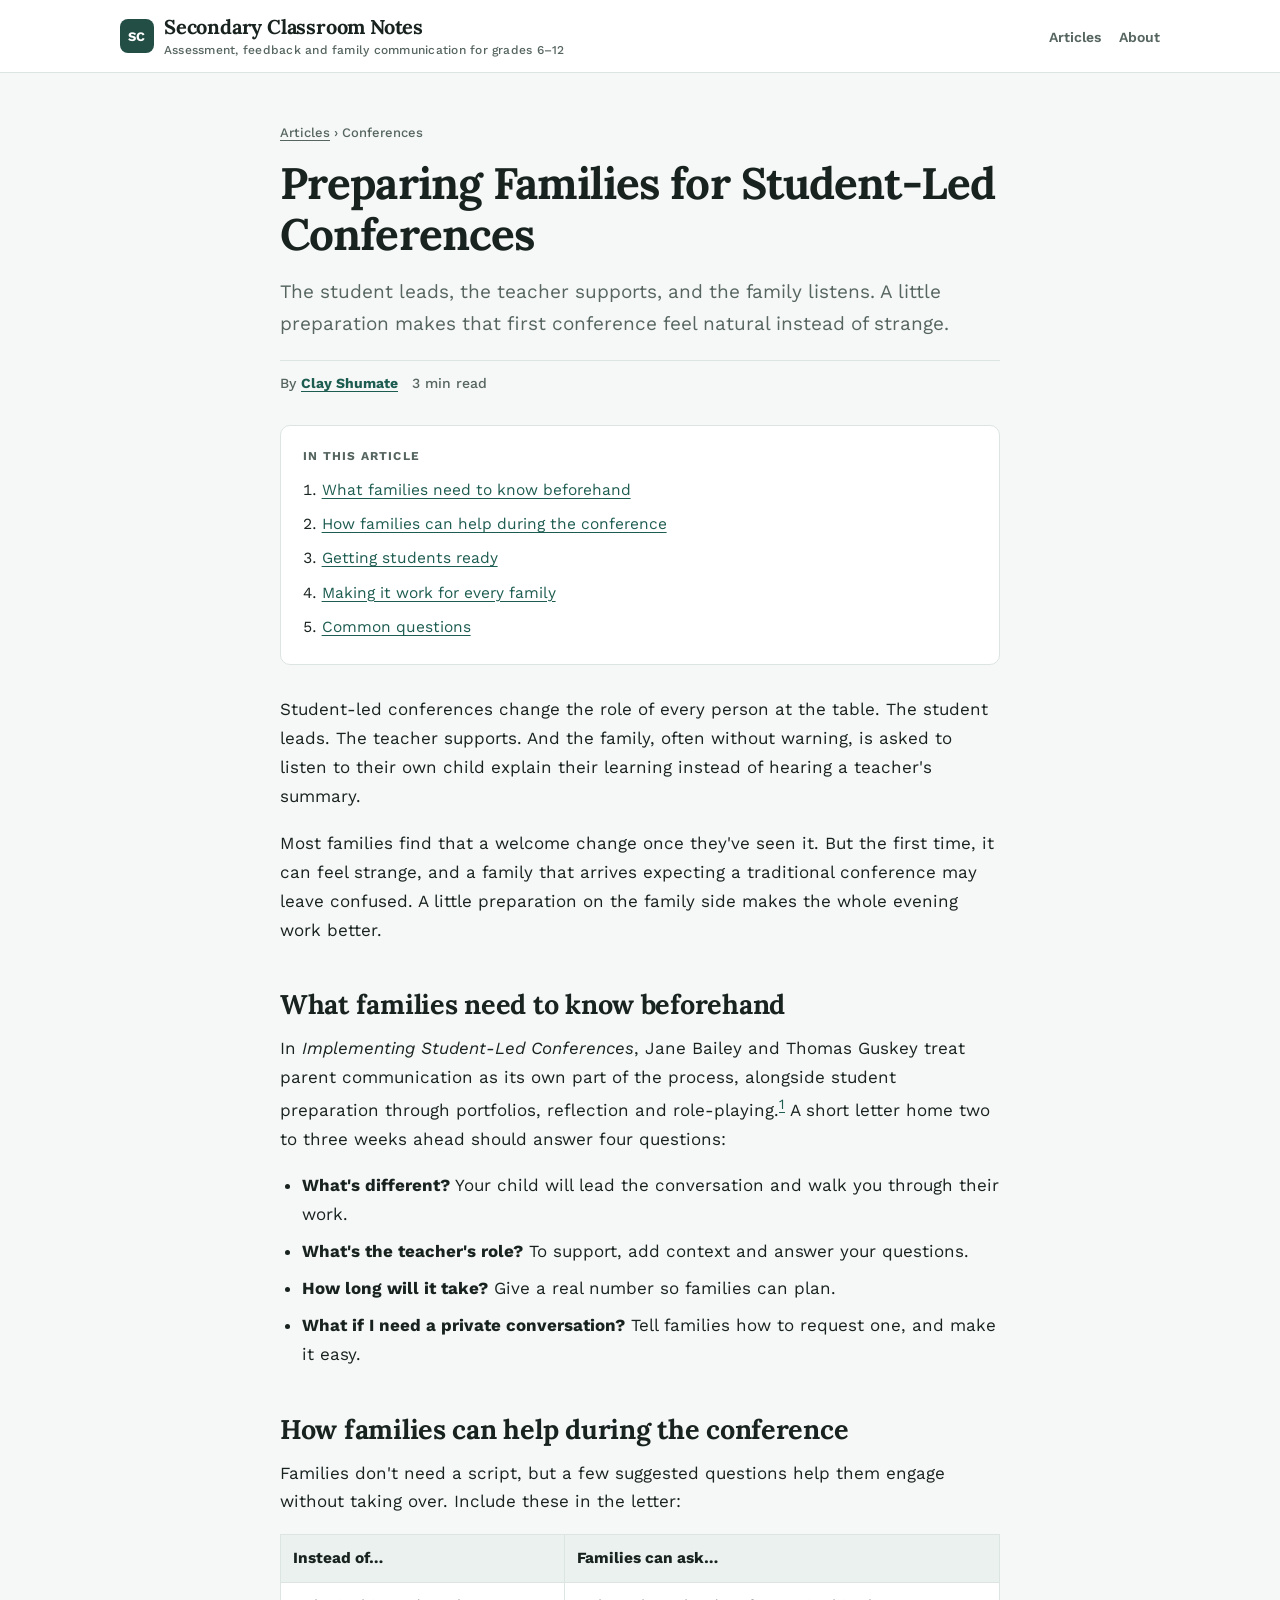
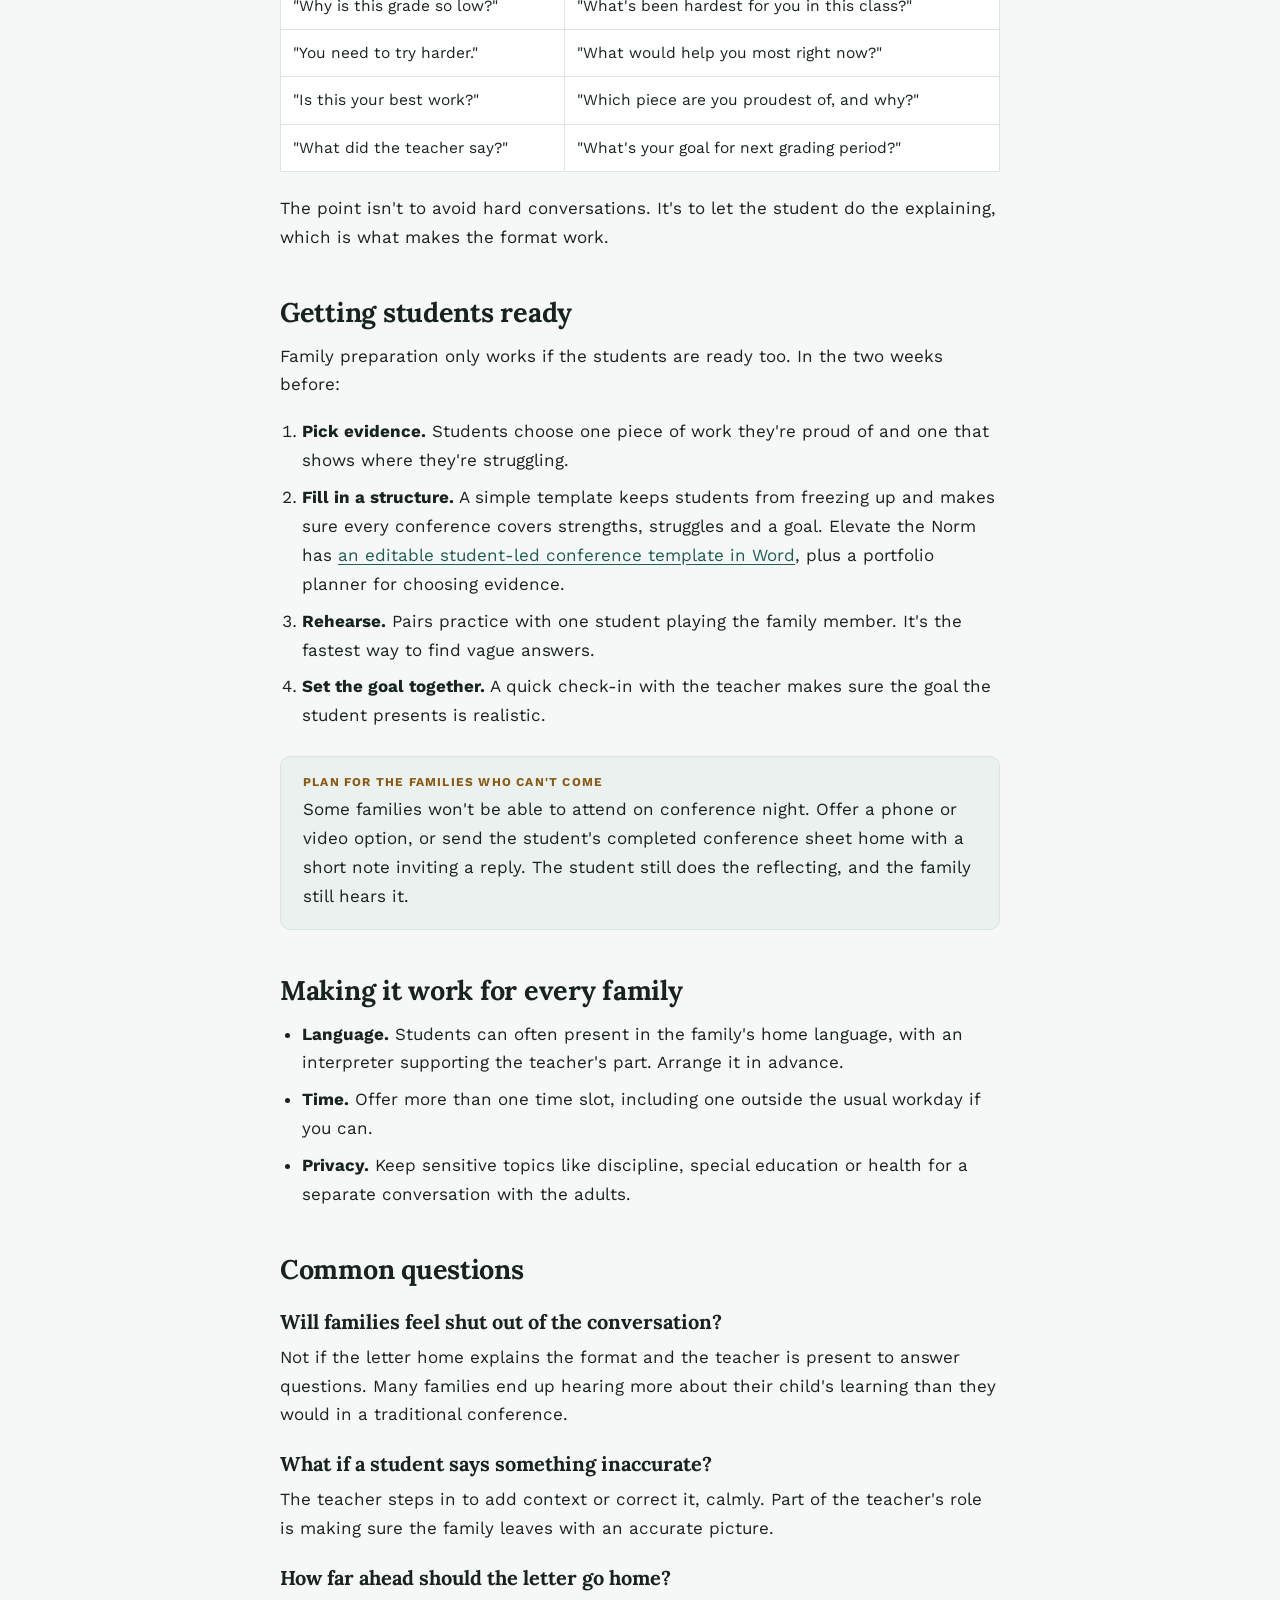
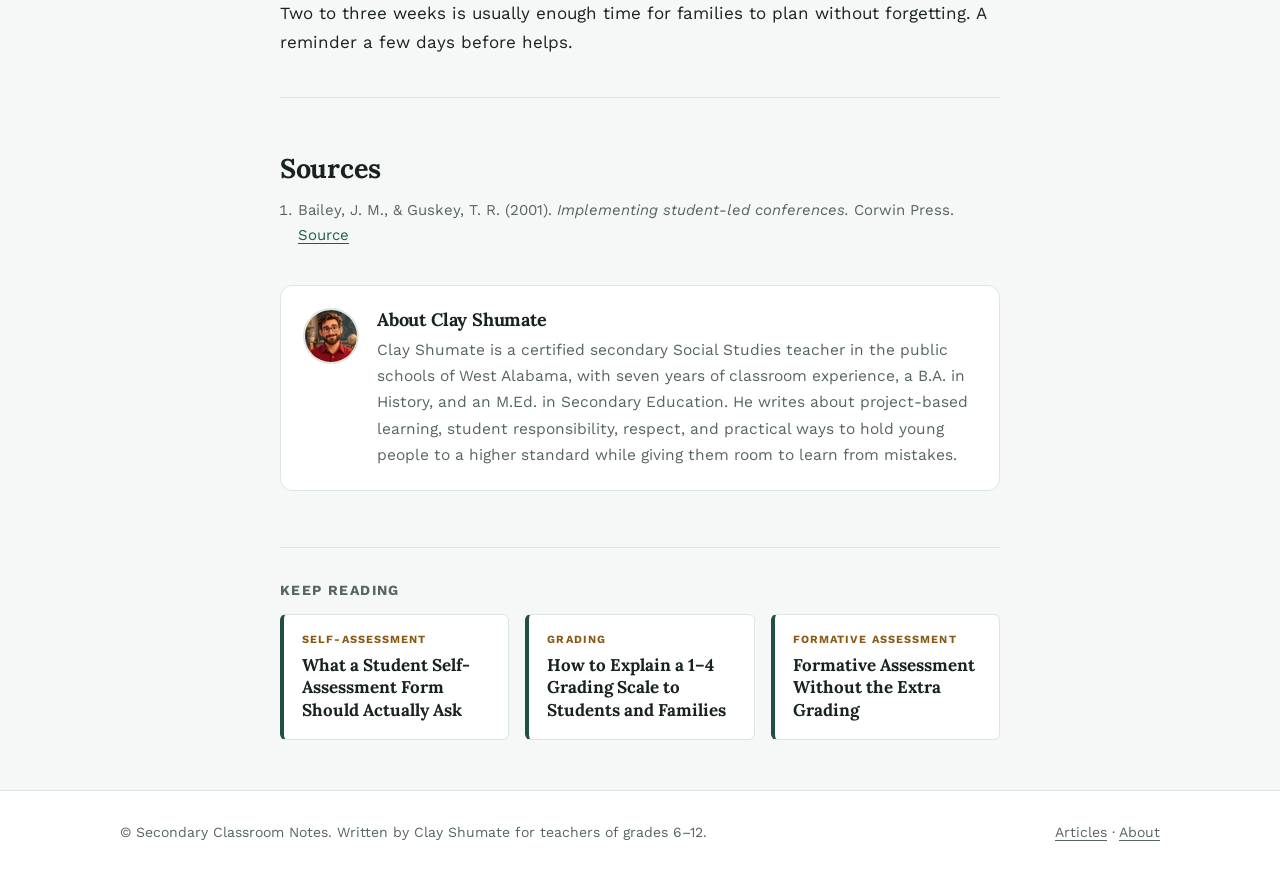
<file: preparing-families-for-student-led-conferences.html>
<!doctype html>
<html lang="en">
<head>
<meta charset="utf-8">
<meta name="viewport" content="width=device-width, initial-scale=1">
<title>Preparing Families for Student-Led Conferences | Secondary Classroom Notes</title>
<meta name="description" content="What to tell families before a student-led conference, questions they can ask, and how to prepare middle and high school students with a template, evidence and rehearsal.">
<link rel="canonical" href="https://secondaryclassroomnotes.github.io/preparing-families-for-student-led-conferences">
<meta name="robots" content="index, follow, max-image-preview:large">
<meta name="author" content="Clay Shumate">
<meta property="og:site_name" content="Secondary Classroom Notes">
<meta property="og:title" content="Preparing Families for Student-Led Conferences | Secondary Classroom Notes">
<meta property="og:description" content="What to tell families before a student-led conference, questions they can ask, and how to prepare middle and high school students with a template, evidence and rehearsal.">
<meta property="og:url" content="https://secondaryclassroomnotes.github.io/preparing-families-for-student-led-conferences">
<meta property="og:type" content="article">
<meta property="og:image" content="https://secondaryclassroomnotes.github.io/og.png">
<meta property="og:image:width" content="1200">
<meta property="og:image:height" content="630">
<meta name="twitter:image" content="https://secondaryclassroomnotes.github.io/og.png">
<meta name="twitter:card" content="summary_large_image">

<meta name="twitter:title" content="Preparing Families for Student-Led Conferences | Secondary Classroom Notes">
<meta name="twitter:description" content="What to tell families before a student-led conference, questions they can ask, and how to prepare middle and high school students with a template, evidence and rehearsal.">
<link rel="icon" href="data:image/svg+xml,%3Csvg xmlns='http://www.w3.org/2000/svg' viewBox='0 0 64 64'%3E%3Crect width='64' height='64' rx='14' fill='%23234e46'/%3E%3Ctext x='32' y='43' font-family='Georgia,serif' font-size='26' font-weight='700' fill='%23fff' text-anchor='middle'%3ESC%3C/text%3E%3C/svg%3E">
<link rel="preconnect" href="https://fonts.googleapis.com">
<link rel="preconnect" href="https://fonts.gstatic.com" crossorigin>
<link href="https://fonts.googleapis.com/css2?family=Work+Sans:wght@400;500;600;700&family=Lora:wght@600;700&display=swap" rel="stylesheet">
<link rel="stylesheet" href="style.css">
<script type="application/ld+json">{"@context": "https://schema.org", "@graph": [{"@type": "Article", "headline": "Preparing Families for Student-Led Conferences", "description": "What to tell families before a student-led conference, questions they can ask, and how to prepare middle and high school students with a template, evidence and rehearsal.", "mainEntityOfPage": "https://secondaryclassroomnotes.github.io/preparing-families-for-student-led-conferences", "author": {"@type": "Person", "@id": "https://secondaryclassroomnotes.github.io/about#clay", "name": "Clay Shumate", "url": "https://secondaryclassroomnotes.github.io/about", "description": "Clay Shumate is a certified secondary Social Studies teacher in the public schools of West Alabama, with seven years of classroom experience, a B.A. in History, and an M.Ed. in Secondary Education. He writes about project-based learning, student responsibility, respect, and practical ways to hold young people to a higher standard while giving them room to learn from mistakes."}, "publisher": {"@type": "Organization", "name": "Secondary Classroom Notes", "url": "https://secondaryclassroomnotes.github.io/"}, "inLanguage": "en-US", "wordCount": 624}, {"@type": "FAQPage", "mainEntity": [{"@type": "Question", "name": "Will families feel shut out of the conversation?", "acceptedAnswer": {"@type": "Answer", "text": "Not if the letter home explains the format and the teacher is present to answer questions. Many families end up hearing more about their child's learning than they would in a traditional conference."}}, {"@type": "Question", "name": "What if a student says something inaccurate?", "acceptedAnswer": {"@type": "Answer", "text": "The teacher steps in to add context or correct it, calmly. Part of the teacher's role is making sure the family leaves with an accurate picture."}}, {"@type": "Question", "name": "How far ahead should the letter go home?", "acceptedAnswer": {"@type": "Answer", "text": "Two to three weeks is usually enough time for families to plan without forgetting. A reminder a few days before helps."}}]}, {"@type": "BreadcrumbList", "itemListElement": [{"@type": "ListItem", "position": 1, "name": "Articles", "item": "https://secondaryclassroomnotes.github.io/"}, {"@type": "ListItem", "position": 2, "name": "Preparing Families for Student-Led Conferences", "item": "https://secondaryclassroomnotes.github.io/preparing-families-for-student-led-conferences"}]}]}</script>
</head>
<body>
<header class="site-header"><div class="wrap">
<a class="brand" href="./"><span class="brand-mark">SC</span><span><span class="brand-name">Secondary Classroom Notes</span><span class="brand-tag">Assessment, feedback and family communication for grades 6–12</span></span></a>
<nav class="site-nav" aria-label="Main"><a href="./">Articles</a><a href="about">About</a></nav>
</div></header>
<main>
<article class="wrap"><div class="narrow">
<header class="article-head">
<div class="crumbs"><a href="./">Articles</a> &rsaquo; Conferences</div>
<h1>Preparing Families for Student-Led Conferences</h1>
<p class="dek">The student leads, the teacher supports, and the family listens. A little preparation makes that first conference feel natural instead of strange.</p>
<div class="byline"><span>By <strong><a href="about">Clay Shumate</a></strong></span><span>3 min read</span></div>
</header>
<div class="prose">
<nav class="toc" aria-label="In this article"><strong>In this article</strong><ol><li><a href="#what">What families need to know beforehand</a></li><li><a href="#role">How families can help during the conference</a></li><li><a href="#students">Getting students ready</a></li><li><a href="#access">Making it work for every family</a></li><li><a href="#faq">Common questions</a></li></ol></nav>
<p>Student-led conferences change the role of every person at the table. The student leads. The teacher supports. And the family, often without warning, is asked to listen to their own child explain their learning instead of hearing a teacher's summary.</p>

<p>Most families find that a welcome change once they've seen it. But the first time, it can feel strange, and a family that arrives expecting a traditional conference may leave confused. A little preparation on the family side makes the whole evening work better.</p>

<h2 id="what">What families need to know beforehand</h2>

<p>In <em>Implementing Student-Led Conferences</em>, Jane Bailey and Thomas Guskey treat parent communication as its own part of the process, alongside student preparation through portfolios, reflection and role-playing.<sup><a href="#src-1">1</a></sup> A short letter home two to three weeks ahead should answer four questions:</p>

<ul>
<li><strong>What's different?</strong> Your child will lead the conversation and walk you through their work.</li>
<li><strong>What's the teacher's role?</strong> To support, add context and answer your questions.</li>
<li><strong>How long will it take?</strong> Give a real number so families can plan.</li>
<li><strong>What if I need a private conversation?</strong> Tell families how to request one, and make it easy.</li>
</ul>

<h2 id="role">How families can help during the conference</h2>

<p>Families don't need a script, but a few suggested questions help them engage without taking over. Include these in the letter:</p>

<div class="table-wrap">
<table>
<thead><tr><th>Instead of&hellip;</th><th>Families can ask&hellip;</th></tr></thead>
<tbody>
<tr><td>"Why is this grade so low?"</td><td>"What's been hardest for you in this class?"</td></tr>
<tr><td>"You need to try harder."</td><td>"What would help you most right now?"</td></tr>
<tr><td>"Is this your best work?"</td><td>"Which piece are you proudest of, and why?"</td></tr>
<tr><td>"What did the teacher say?"</td><td>"What's your goal for next grading period?"</td></tr>
</tbody>
</table>
</div>

<p>The point isn't to avoid hard conversations. It's to let the student do the explaining, which is what makes the format work.</p>

<h2 id="students">Getting students ready</h2>

<p>Family preparation only works if the students are ready too. In the two weeks before:</p>

<ol>
<li><strong>Pick evidence.</strong> Students choose one piece of work they're proud of and one that shows where they're struggling.</li>
<li><strong>Fill in a structure.</strong> A simple template keeps students from freezing up and makes sure every conference covers strengths, struggles and a goal. Elevate the Norm has <a href="https://elevatethenorm.com/student-led-conferences-template/">an editable student-led conference template in Word</a>, plus a portfolio planner for choosing evidence.</li>
<li><strong>Rehearse.</strong> Pairs practice with one student playing the family member. It's the fastest way to find vague answers.</li>
<li><strong>Set the goal together.</strong> A quick check-in with the teacher makes sure the goal the student presents is realistic.</li>
</ol>

<div class="callout"><span class="label">Plan for the families who can't come</span><p>Some families won't be able to attend on conference night. Offer a phone or video option, or send the student's completed conference sheet home with a short note inviting a reply. The student still does the reflecting, and the family still hears it.</p></div>

<h2 id="access">Making it work for every family</h2>

<ul>
<li><strong>Language.</strong> Students can often present in the family's home language, with an interpreter supporting the teacher's part. Arrange it in advance.</li>
<li><strong>Time.</strong> Offer more than one time slot, including one outside the usual workday if you can.</li>
<li><strong>Privacy.</strong> Keep sensitive topics like discipline, special education or health for a separate conversation with the adults.</li>
</ul>

<h2 id="faq">Common questions</h2>
<div class="faq">
<h3>Will families feel shut out of the conversation?</h3>
<p>Not if the letter home explains the format and the teacher is present to answer questions. Many families end up hearing more about their child's learning than they would in a traditional conference.</p>
<h3>What if a student says something inaccurate?</h3>
<p>The teacher steps in to add context or correct it, calmly. Part of the teacher's role is making sure the family leaves with an accurate picture.</p>
<h3>How far ahead should the letter go home?</h3>
<p>Two to three weeks is usually enough time for families to plan without forgetting. A reminder a few days before helps.</p>
</div>

<section class="sources"><h2 id="sources">Sources</h2><ol><li id="src-1">Bailey, J. M., &amp; Guskey, T. R. (2001). <em>Implementing student-led conferences.</em> Corwin Press. <a href="https://eric.ed.gov/?id=ED447092" rel="noopener" target="_blank">Source</a></li></ol></section>
<aside class="author-box" aria-label="About the author"><img class="avatar" src="clay-shumate.jpg" alt="Clay Shumate" width="56" height="56" loading="lazy"><div>
<h2>About Clay Shumate</h2><p>Clay Shumate is a certified secondary Social Studies teacher in the public schools of West Alabama, with seven years of classroom experience, a B.A. in History, and an M.Ed. in Secondary Education. He writes about project-based learning, student responsibility, respect, and practical ways to hold young people to a higher standard while giving them room to learn from mistakes.</p></div></aside>
</div>
<section class="related"><h2>Keep reading</h2><div class="grid"><article class="card"><div class="kicker">Self-assessment</div><h3><a href="student-self-assessment-that-works">What a Student Self-Assessment Form Should Actually Ask</a></h3></article><article class="card"><div class="kicker">Grading</div><h3><a href="explaining-a-1-4-grading-scale">How to Explain a 1–4 Grading Scale to Students and Families</a></h3></article><article class="card"><div class="kicker">Formative assessment</div><h3><a href="formative-assessment-without-extra-grading">Formative Assessment Without the Extra Grading</a></h3></article></div></section>
</div></article>
</main>
<footer class="site-footer"><div class="wrap">
<span>&copy; Secondary Classroom Notes. Written by Clay Shumate for teachers of grades 6–12.</span>
<span><a href="./">Articles</a> &middot; <a href="about">About</a></span>
</div></footer>
</body>
</html>
</file>
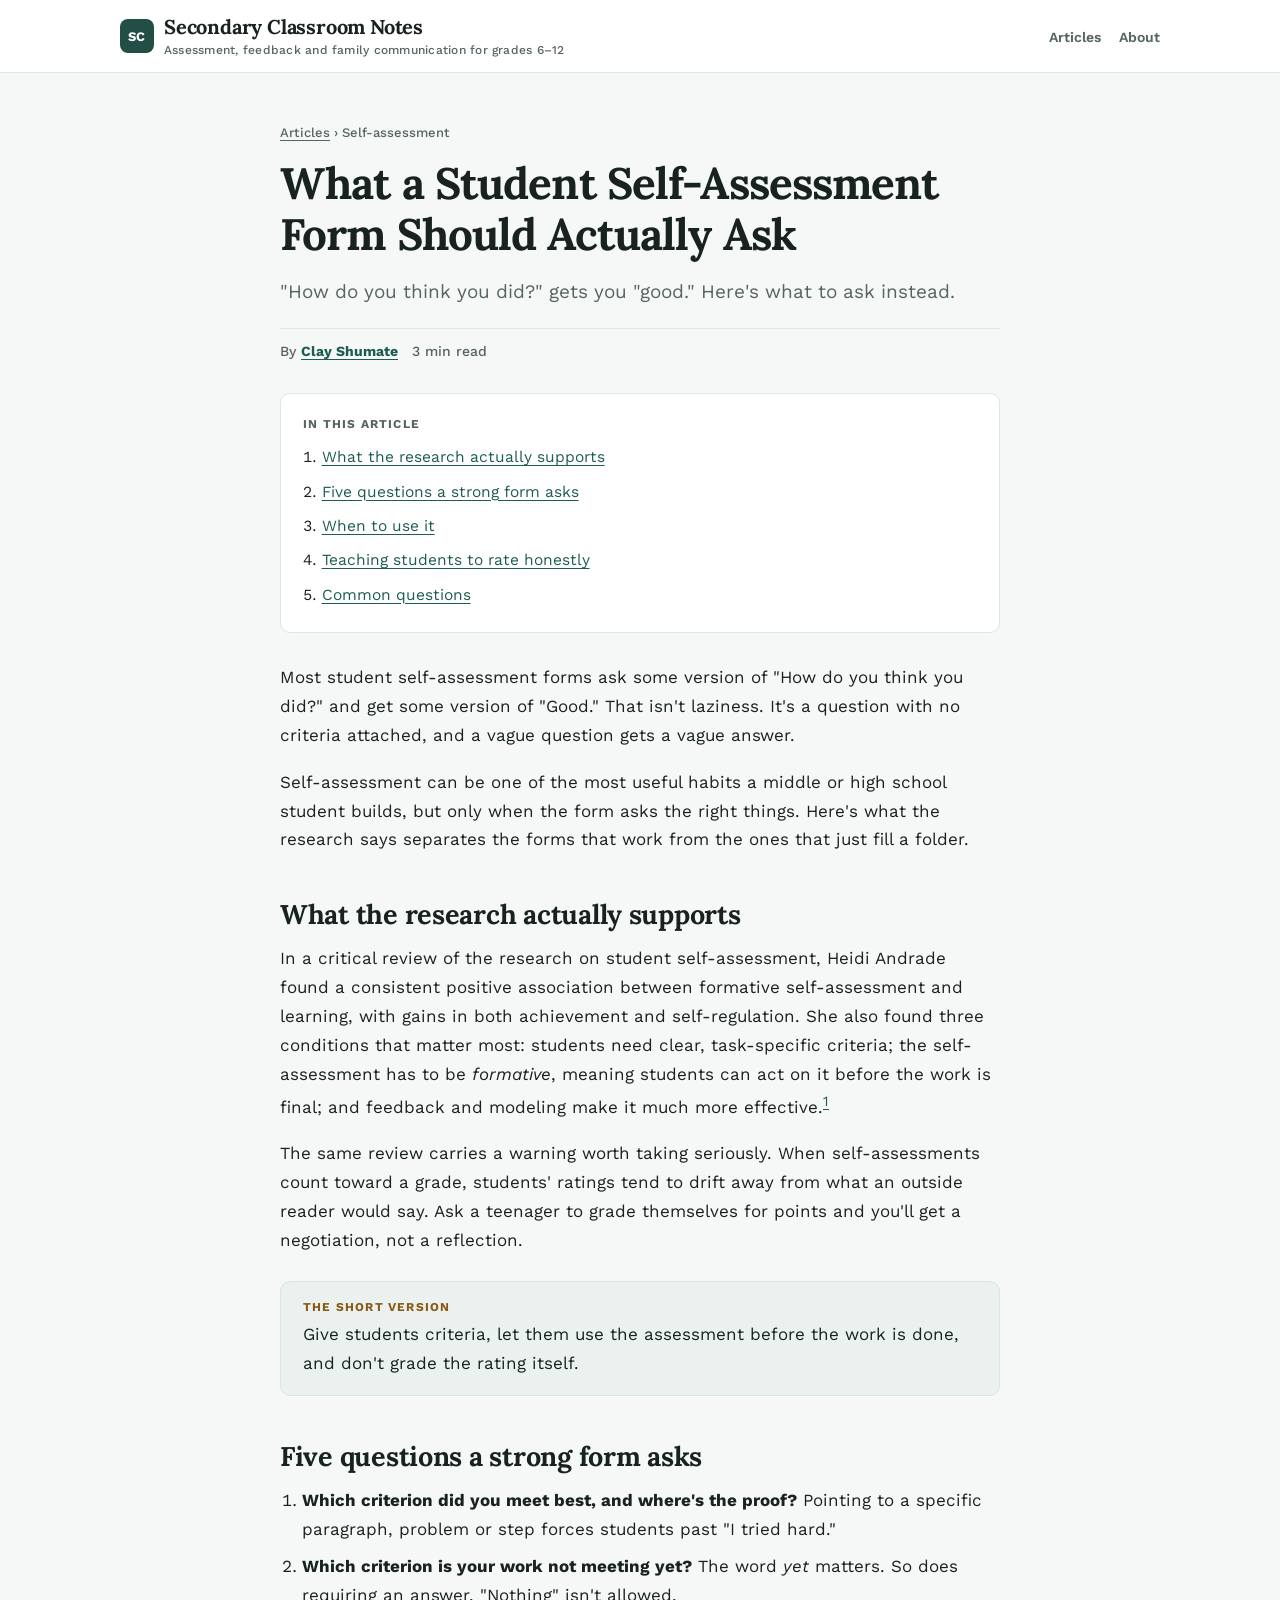
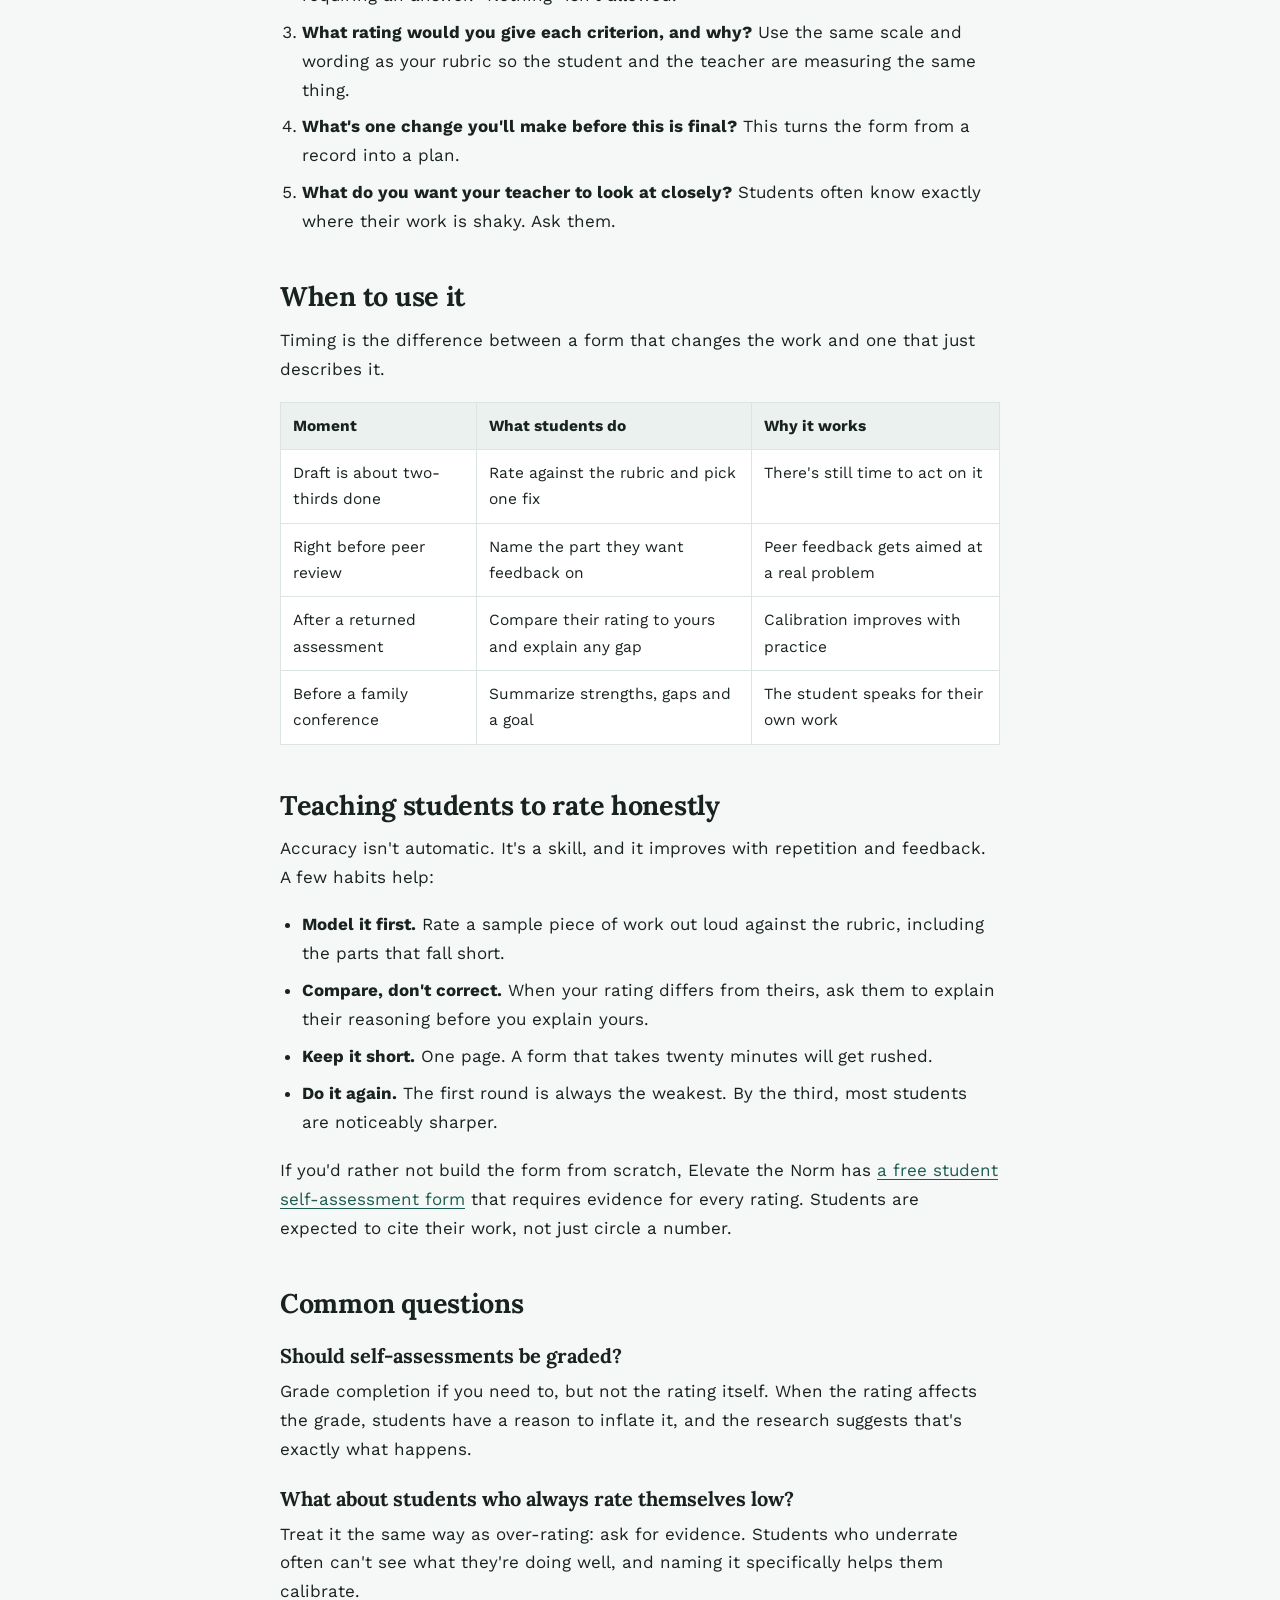
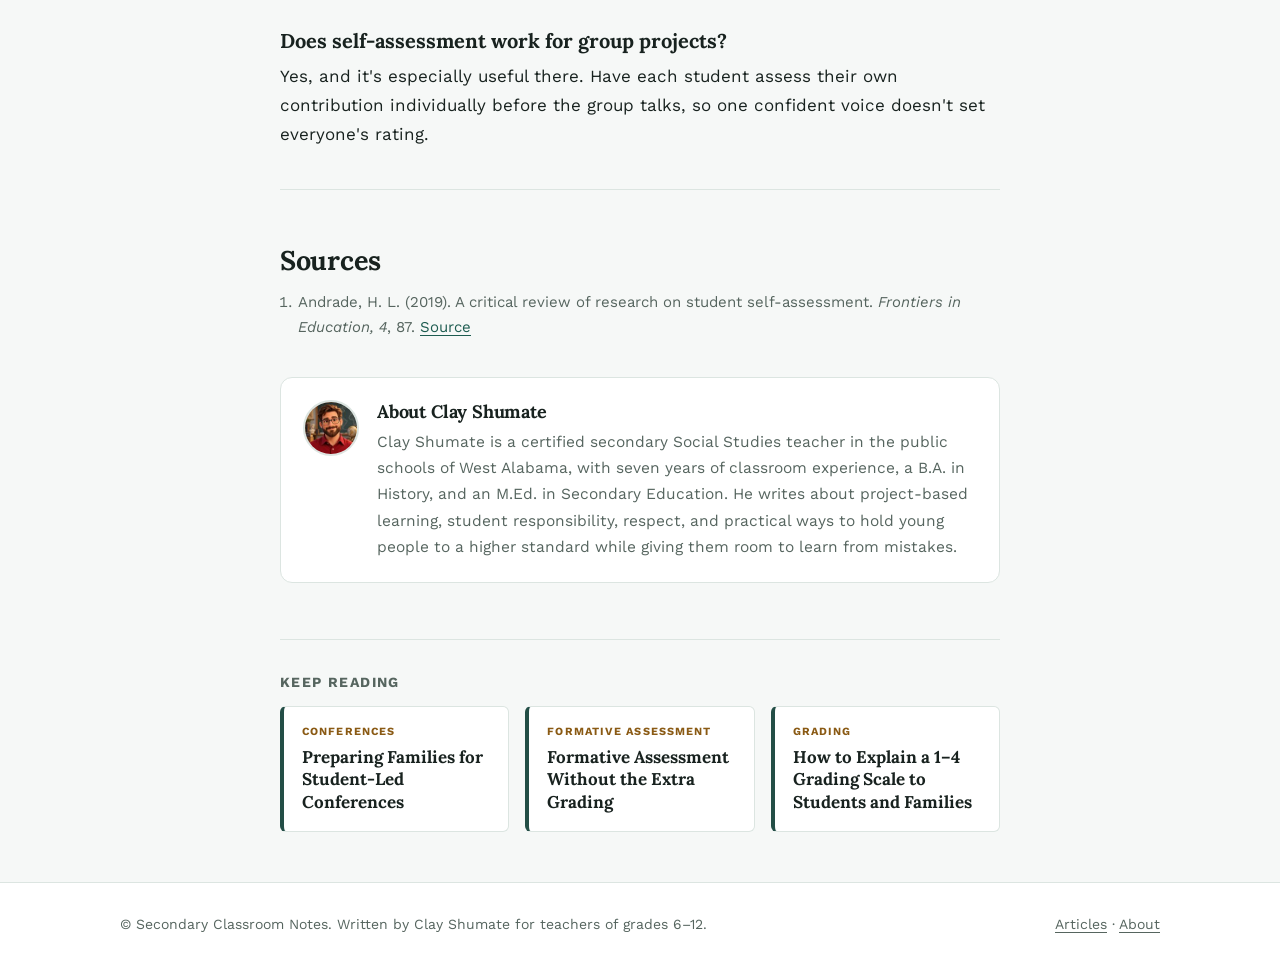
<file: student-self-assessment-that-works.html>
<!doctype html>
<html lang="en">
<head>
<meta charset="utf-8">
<meta name="viewport" content="width=device-width, initial-scale=1">
<title>What a Student Self-Assessment Form Should Actually Ask | Secondary Classroom Notes</title>
<meta name="description" content="Five questions that make student self-assessment useful in grades 6–12, when to use it, and why self-assessment ratings shouldn&#x27;t be graded.">
<link rel="canonical" href="https://secondaryclassroomnotes.github.io/student-self-assessment-that-works">
<meta name="robots" content="index, follow, max-image-preview:large">
<meta name="author" content="Clay Shumate">
<meta property="og:site_name" content="Secondary Classroom Notes">
<meta property="og:title" content="What a Student Self-Assessment Form Should Actually Ask | Secondary Classroom Notes">
<meta property="og:description" content="Five questions that make student self-assessment useful in grades 6–12, when to use it, and why self-assessment ratings shouldn&#x27;t be graded.">
<meta property="og:url" content="https://secondaryclassroomnotes.github.io/student-self-assessment-that-works">
<meta property="og:type" content="article">
<meta property="og:image" content="https://secondaryclassroomnotes.github.io/og.png">
<meta property="og:image:width" content="1200">
<meta property="og:image:height" content="630">
<meta name="twitter:image" content="https://secondaryclassroomnotes.github.io/og.png">
<meta name="twitter:card" content="summary_large_image">

<meta name="twitter:title" content="What a Student Self-Assessment Form Should Actually Ask | Secondary Classroom Notes">
<meta name="twitter:description" content="Five questions that make student self-assessment useful in grades 6–12, when to use it, and why self-assessment ratings shouldn&#x27;t be graded.">
<link rel="icon" href="data:image/svg+xml,%3Csvg xmlns='http://www.w3.org/2000/svg' viewBox='0 0 64 64'%3E%3Crect width='64' height='64' rx='14' fill='%23234e46'/%3E%3Ctext x='32' y='43' font-family='Georgia,serif' font-size='26' font-weight='700' fill='%23fff' text-anchor='middle'%3ESC%3C/text%3E%3C/svg%3E">
<link rel="preconnect" href="https://fonts.googleapis.com">
<link rel="preconnect" href="https://fonts.gstatic.com" crossorigin>
<link href="https://fonts.googleapis.com/css2?family=Work+Sans:wght@400;500;600;700&family=Lora:wght@600;700&display=swap" rel="stylesheet">
<link rel="stylesheet" href="style.css">
<script type="application/ld+json">{"@context": "https://schema.org", "@graph": [{"@type": "Article", "headline": "What a Student Self-Assessment Form Should Actually Ask", "description": "Five questions that make student self-assessment useful in grades 6–12, when to use it, and why self-assessment ratings shouldn't be graded.", "mainEntityOfPage": "https://secondaryclassroomnotes.github.io/student-self-assessment-that-works", "author": {"@type": "Person", "@id": "https://secondaryclassroomnotes.github.io/about#clay", "name": "Clay Shumate", "url": "https://secondaryclassroomnotes.github.io/about", "description": "Clay Shumate is a certified secondary Social Studies teacher in the public schools of West Alabama, with seven years of classroom experience, a B.A. in History, and an M.Ed. in Secondary Education. He writes about project-based learning, student responsibility, respect, and practical ways to hold young people to a higher standard while giving them room to learn from mistakes."}, "publisher": {"@type": "Organization", "name": "Secondary Classroom Notes", "url": "https://secondaryclassroomnotes.github.io/"}, "inLanguage": "en-US", "wordCount": 676}, {"@type": "FAQPage", "mainEntity": [{"@type": "Question", "name": "Should self-assessments be graded?", "acceptedAnswer": {"@type": "Answer", "text": "Grade completion if you need to, but not the rating itself. When the rating affects the grade, students have a reason to inflate it, and the research suggests that's exactly what happens."}}, {"@type": "Question", "name": "What about students who always rate themselves low?", "acceptedAnswer": {"@type": "Answer", "text": "Treat it the same way as over-rating: ask for evidence. Students who underrate often can't see what they're doing well, and naming it specifically helps them calibrate."}}, {"@type": "Question", "name": "Does self-assessment work for group projects?", "acceptedAnswer": {"@type": "Answer", "text": "Yes, and it's especially useful there. Have each student assess their own contribution individually before the group talks, so one confident voice doesn't set everyone's rating."}}]}, {"@type": "BreadcrumbList", "itemListElement": [{"@type": "ListItem", "position": 1, "name": "Articles", "item": "https://secondaryclassroomnotes.github.io/"}, {"@type": "ListItem", "position": 2, "name": "What a Student Self-Assessment Form Should Actually Ask", "item": "https://secondaryclassroomnotes.github.io/student-self-assessment-that-works"}]}]}</script>
</head>
<body>
<header class="site-header"><div class="wrap">
<a class="brand" href="./"><span class="brand-mark">SC</span><span><span class="brand-name">Secondary Classroom Notes</span><span class="brand-tag">Assessment, feedback and family communication for grades 6–12</span></span></a>
<nav class="site-nav" aria-label="Main"><a href="./">Articles</a><a href="about">About</a></nav>
</div></header>
<main>
<article class="wrap"><div class="narrow">
<header class="article-head">
<div class="crumbs"><a href="./">Articles</a> &rsaquo; Self-assessment</div>
<h1>What a Student Self-Assessment Form Should Actually Ask</h1>
<p class="dek">"How do you think you did?" gets you "good." Here's what to ask instead.</p>
<div class="byline"><span>By <strong><a href="about">Clay Shumate</a></strong></span><span>3 min read</span></div>
</header>
<div class="prose">
<nav class="toc" aria-label="In this article"><strong>In this article</strong><ol><li><a href="#evidence">What the research actually supports</a></li><li><a href="#questions">Five questions a strong form asks</a></li><li><a href="#when">When to use it</a></li><li><a href="#calibration">Teaching students to rate honestly</a></li><li><a href="#faq">Common questions</a></li></ol></nav>
<p>Most student self-assessment forms ask some version of "How do you think you did?" and get some version of "Good." That isn't laziness. It's a question with no criteria attached, and a vague question gets a vague answer.</p>

<p>Self-assessment can be one of the most useful habits a middle or high school student builds, but only when the form asks the right things. Here's what the research says separates the forms that work from the ones that just fill a folder.</p>

<h2 id="evidence">What the research actually supports</h2>

<p>In a critical review of the research on student self-assessment, Heidi Andrade found a consistent positive association between formative self-assessment and learning, with gains in both achievement and self-regulation. She also found three conditions that matter most: students need clear, task-specific criteria; the self-assessment has to be <em>formative</em>, meaning students can act on it before the work is final; and feedback and modeling make it much more effective.<sup><a href="#src-1">1</a></sup></p>

<p>The same review carries a warning worth taking seriously. When self-assessments count toward a grade, students' ratings tend to drift away from what an outside reader would say. Ask a teenager to grade themselves for points and you'll get a negotiation, not a reflection.</p>

<div class="callout"><span class="label">The short version</span><p>Give students criteria, let them use the assessment before the work is done, and don't grade the rating itself.</p></div>

<h2 id="questions">Five questions a strong form asks</h2>

<ol>
<li><strong>Which criterion did you meet best, and where's the proof?</strong> Pointing to a specific paragraph, problem or step forces students past "I tried hard."</li>
<li><strong>Which criterion is your work not meeting yet?</strong> The word <em>yet</em> matters. So does requiring an answer. "Nothing" isn't allowed.</li>
<li><strong>What rating would you give each criterion, and why?</strong> Use the same scale and wording as your rubric so the student and the teacher are measuring the same thing.</li>
<li><strong>What's one change you'll make before this is final?</strong> This turns the form from a record into a plan.</li>
<li><strong>What do you want your teacher to look at closely?</strong> Students often know exactly where their work is shaky. Ask them.</li>
</ol>

<h2 id="when">When to use it</h2>

<p>Timing is the difference between a form that changes the work and one that just describes it.</p>

<div class="table-wrap">
<table>
<thead><tr><th>Moment</th><th>What students do</th><th>Why it works</th></tr></thead>
<tbody>
<tr><td>Draft is about two-thirds done</td><td>Rate against the rubric and pick one fix</td><td>There's still time to act on it</td></tr>
<tr><td>Right before peer review</td><td>Name the part they want feedback on</td><td>Peer feedback gets aimed at a real problem</td></tr>
<tr><td>After a returned assessment</td><td>Compare their rating to yours and explain any gap</td><td>Calibration improves with practice</td></tr>
<tr><td>Before a family conference</td><td>Summarize strengths, gaps and a goal</td><td>The student speaks for their own work</td></tr>
</tbody>
</table>
</div>

<h2 id="calibration">Teaching students to rate honestly</h2>

<p>Accuracy isn't automatic. It's a skill, and it improves with repetition and feedback. A few habits help:</p>

<ul>
<li><strong>Model it first.</strong> Rate a sample piece of work out loud against the rubric, including the parts that fall short.</li>
<li><strong>Compare, don't correct.</strong> When your rating differs from theirs, ask them to explain their reasoning before you explain yours.</li>
<li><strong>Keep it short.</strong> One page. A form that takes twenty minutes will get rushed.</li>
<li><strong>Do it again.</strong> The first round is always the weakest. By the third, most students are noticeably sharper.</li>
</ul>

<p>If you'd rather not build the form from scratch, Elevate the Norm has <a href="https://elevatethenorm.com/student-self-assessment-form/">a free student self-assessment form</a> that requires evidence for every rating. Students are expected to cite their work, not just circle a number.</p>

<h2 id="faq">Common questions</h2>
<div class="faq">
<h3>Should self-assessments be graded?</h3>
<p>Grade completion if you need to, but not the rating itself. When the rating affects the grade, students have a reason to inflate it, and the research suggests that's exactly what happens.</p>
<h3>What about students who always rate themselves low?</h3>
<p>Treat it the same way as over-rating: ask for evidence. Students who underrate often can't see what they're doing well, and naming it specifically helps them calibrate.</p>
<h3>Does self-assessment work for group projects?</h3>
<p>Yes, and it's especially useful there. Have each student assess their own contribution individually before the group talks, so one confident voice doesn't set everyone's rating.</p>
</div>

<section class="sources"><h2 id="sources">Sources</h2><ol><li id="src-1">Andrade, H. L. (2019). A critical review of research on student self-assessment. <em>Frontiers in Education, 4</em>, 87. <a href="https://www.frontiersin.org/articles/10.3389/feduc.2019.00087/full" rel="noopener" target="_blank">Source</a></li></ol></section>
<aside class="author-box" aria-label="About the author"><img class="avatar" src="clay-shumate.jpg" alt="Clay Shumate" width="56" height="56" loading="lazy"><div>
<h2>About Clay Shumate</h2><p>Clay Shumate is a certified secondary Social Studies teacher in the public schools of West Alabama, with seven years of classroom experience, a B.A. in History, and an M.Ed. in Secondary Education. He writes about project-based learning, student responsibility, respect, and practical ways to hold young people to a higher standard while giving them room to learn from mistakes.</p></div></aside>
</div>
<section class="related"><h2>Keep reading</h2><div class="grid"><article class="card"><div class="kicker">Conferences</div><h3><a href="preparing-families-for-student-led-conferences">Preparing Families for Student-Led Conferences</a></h3></article><article class="card"><div class="kicker">Formative assessment</div><h3><a href="formative-assessment-without-extra-grading">Formative Assessment Without the Extra Grading</a></h3></article><article class="card"><div class="kicker">Grading</div><h3><a href="explaining-a-1-4-grading-scale">How to Explain a 1–4 Grading Scale to Students and Families</a></h3></article></div></section>
</div></article>
</main>
<footer class="site-footer"><div class="wrap">
<span>&copy; Secondary Classroom Notes. Written by Clay Shumate for teachers of grades 6–12.</span>
<span><a href="./">Articles</a> &middot; <a href="about">About</a></span>
</div></footer>
</body>
</html>
</file>
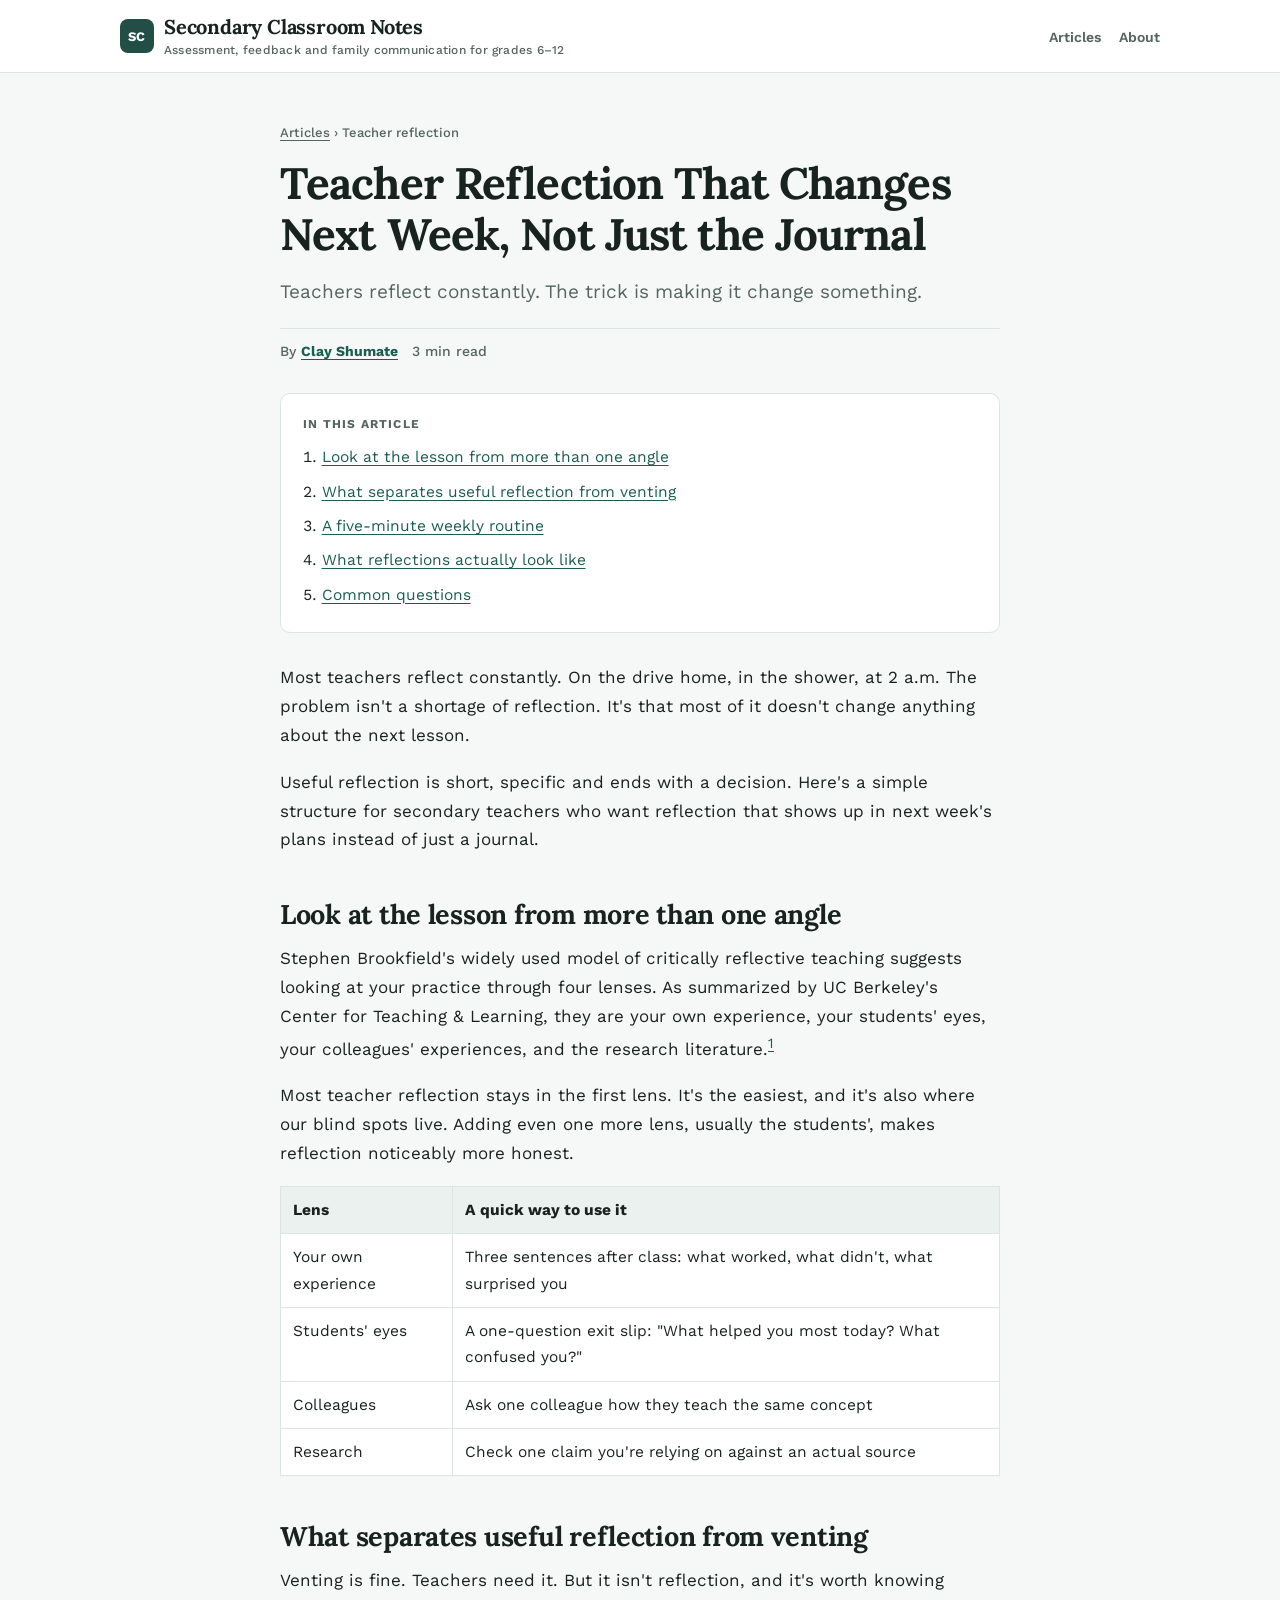
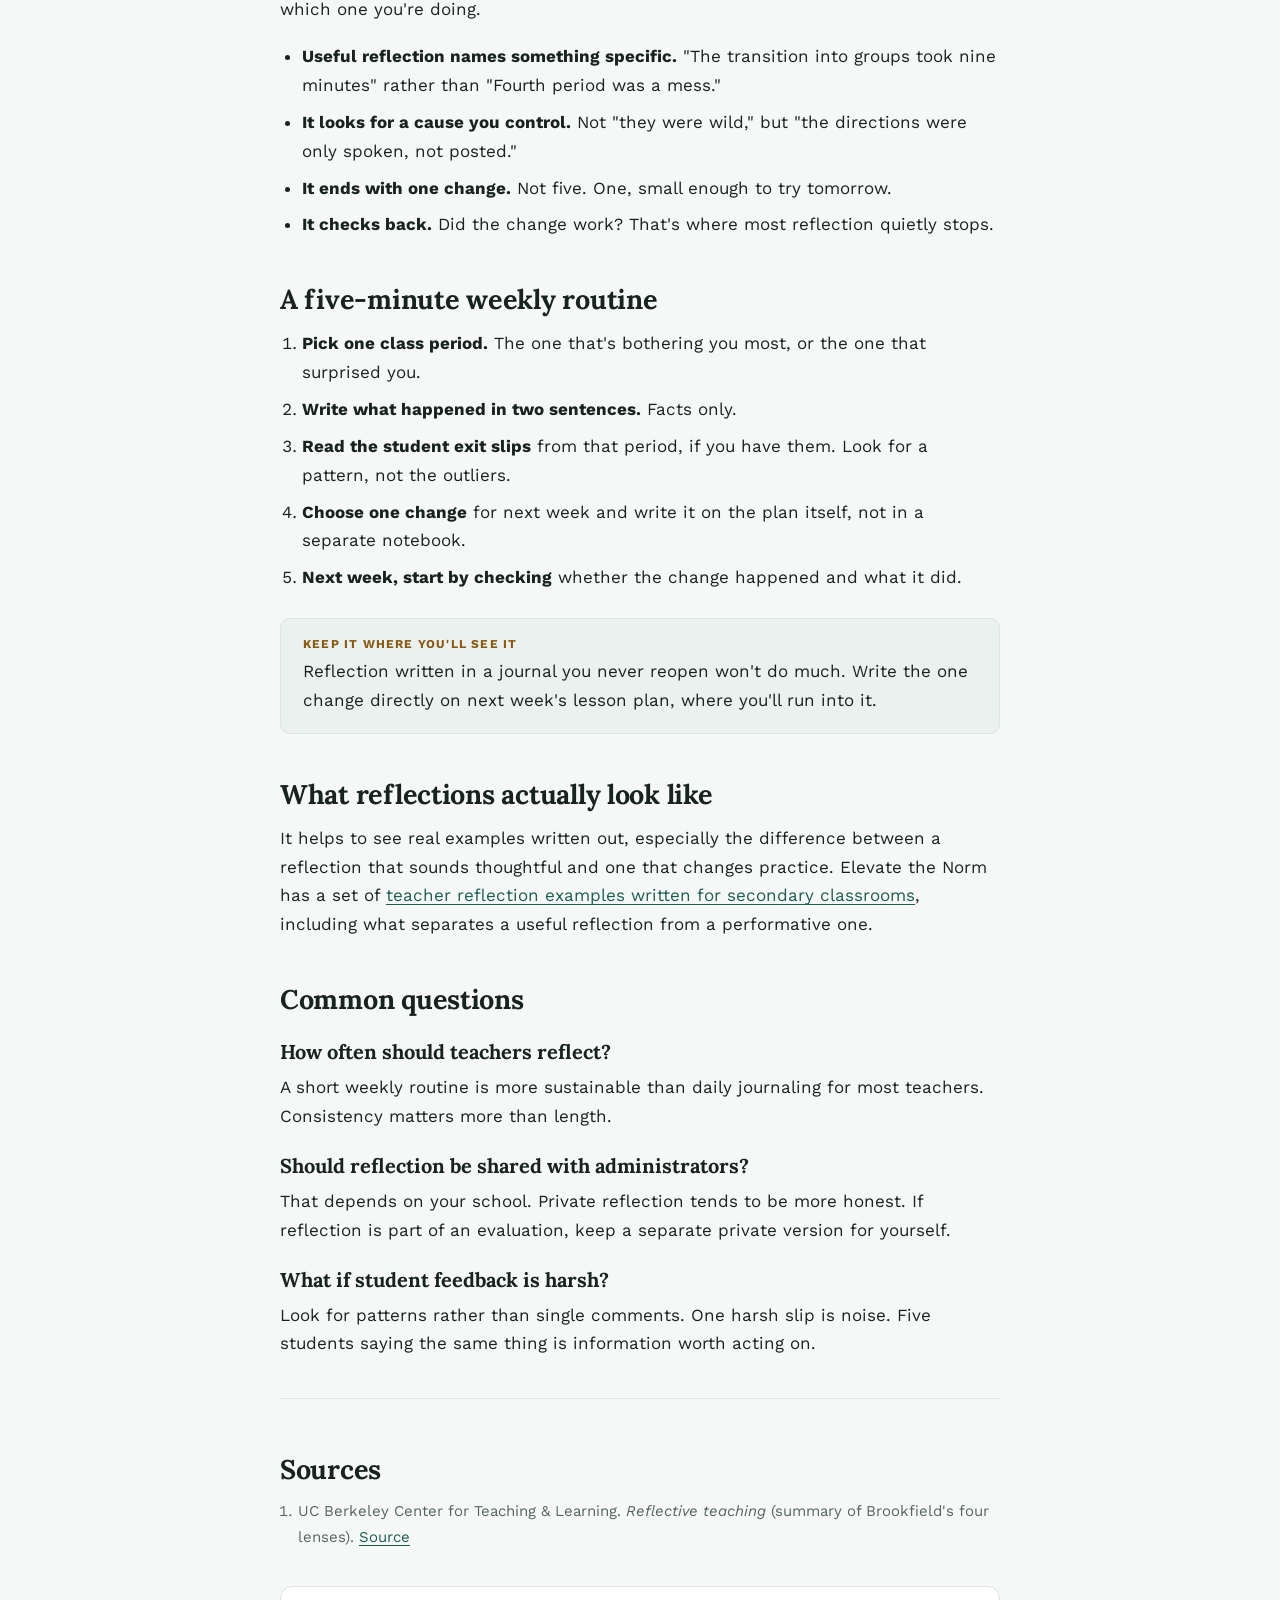
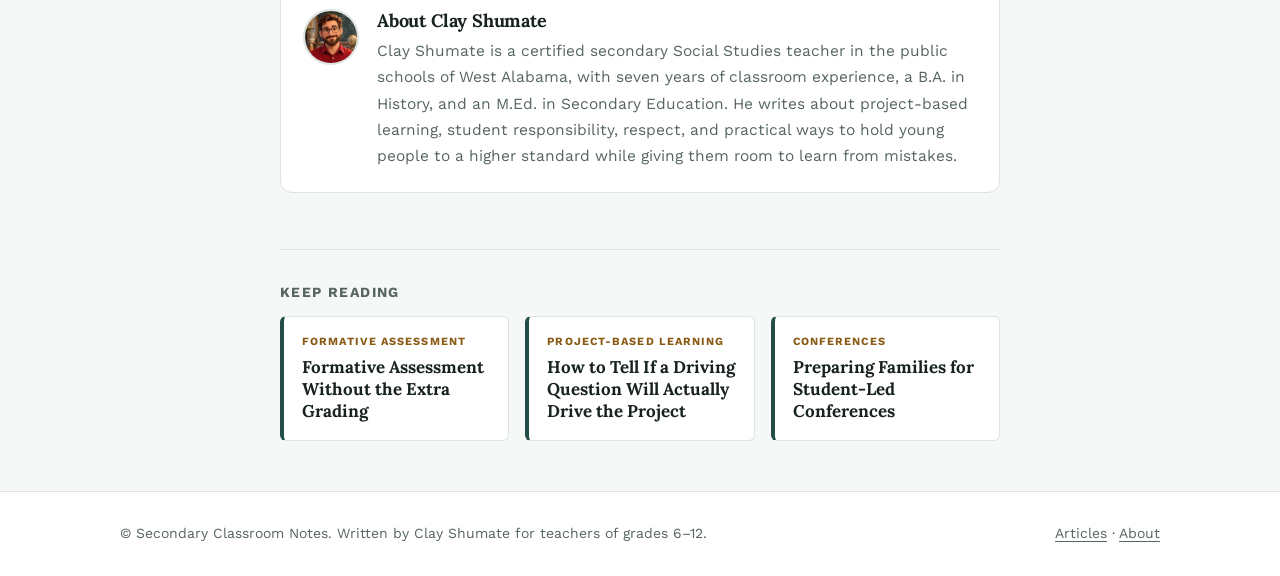
<file: teacher-reflection-that-changes-next-week.html>
<!doctype html>
<html lang="en">
<head>
<meta charset="utf-8">
<meta name="viewport" content="width=device-width, initial-scale=1">
<title>Teacher Reflection That Changes Next Week, Not Just the Journal | Secondary Classroom Notes</title>
<meta name="description" content="A five-minute weekly reflection routine for secondary teachers, built on Brookfield&#x27;s four lenses, that ends in one concrete change to next week&#x27;s plan.">
<link rel="canonical" href="https://secondaryclassroomnotes.github.io/teacher-reflection-that-changes-next-week">
<meta name="robots" content="index, follow, max-image-preview:large">
<meta name="author" content="Clay Shumate">
<meta property="og:site_name" content="Secondary Classroom Notes">
<meta property="og:title" content="Teacher Reflection That Changes Next Week, Not Just the Journal | Secondary Classroom Notes">
<meta property="og:description" content="A five-minute weekly reflection routine for secondary teachers, built on Brookfield&#x27;s four lenses, that ends in one concrete change to next week&#x27;s plan.">
<meta property="og:url" content="https://secondaryclassroomnotes.github.io/teacher-reflection-that-changes-next-week">
<meta property="og:type" content="article">
<meta property="og:image" content="https://secondaryclassroomnotes.github.io/og.png">
<meta property="og:image:width" content="1200">
<meta property="og:image:height" content="630">
<meta name="twitter:image" content="https://secondaryclassroomnotes.github.io/og.png">
<meta name="twitter:card" content="summary_large_image">

<meta name="twitter:title" content="Teacher Reflection That Changes Next Week, Not Just the Journal | Secondary Classroom Notes">
<meta name="twitter:description" content="A five-minute weekly reflection routine for secondary teachers, built on Brookfield&#x27;s four lenses, that ends in one concrete change to next week&#x27;s plan.">
<link rel="icon" href="data:image/svg+xml,%3Csvg xmlns='http://www.w3.org/2000/svg' viewBox='0 0 64 64'%3E%3Crect width='64' height='64' rx='14' fill='%23234e46'/%3E%3Ctext x='32' y='43' font-family='Georgia,serif' font-size='26' font-weight='700' fill='%23fff' text-anchor='middle'%3ESC%3C/text%3E%3C/svg%3E">
<link rel="preconnect" href="https://fonts.googleapis.com">
<link rel="preconnect" href="https://fonts.gstatic.com" crossorigin>
<link href="https://fonts.googleapis.com/css2?family=Work+Sans:wght@400;500;600;700&family=Lora:wght@600;700&display=swap" rel="stylesheet">
<link rel="stylesheet" href="style.css">
<script type="application/ld+json">{"@context": "https://schema.org", "@graph": [{"@type": "Article", "headline": "Teacher Reflection That Changes Next Week, Not Just the Journal", "description": "A five-minute weekly reflection routine for secondary teachers, built on Brookfield's four lenses, that ends in one concrete change to next week's plan.", "mainEntityOfPage": "https://secondaryclassroomnotes.github.io/teacher-reflection-that-changes-next-week", "author": {"@type": "Person", "@id": "https://secondaryclassroomnotes.github.io/about#clay", "name": "Clay Shumate", "url": "https://secondaryclassroomnotes.github.io/about", "description": "Clay Shumate is a certified secondary Social Studies teacher in the public schools of West Alabama, with seven years of classroom experience, a B.A. in History, and an M.Ed. in Secondary Education. He writes about project-based learning, student responsibility, respect, and practical ways to hold young people to a higher standard while giving them room to learn from mistakes."}, "publisher": {"@type": "Organization", "name": "Secondary Classroom Notes", "url": "https://secondaryclassroomnotes.github.io/"}, "inLanguage": "en-US", "wordCount": 541}, {"@type": "FAQPage", "mainEntity": [{"@type": "Question", "name": "How often should teachers reflect?", "acceptedAnswer": {"@type": "Answer", "text": "A short weekly routine is more sustainable than daily journaling for most teachers. Consistency matters more than length."}}, {"@type": "Question", "name": "Should reflection be shared with administrators?", "acceptedAnswer": {"@type": "Answer", "text": "That depends on your school. Private reflection tends to be more honest. If reflection is part of an evaluation, keep a separate private version for yourself."}}, {"@type": "Question", "name": "What if student feedback is harsh?", "acceptedAnswer": {"@type": "Answer", "text": "Look for patterns rather than single comments. One harsh slip is noise. Five students saying the same thing is information worth acting on."}}]}, {"@type": "BreadcrumbList", "itemListElement": [{"@type": "ListItem", "position": 1, "name": "Articles", "item": "https://secondaryclassroomnotes.github.io/"}, {"@type": "ListItem", "position": 2, "name": "Teacher Reflection That Changes Next Week, Not Just the Journal", "item": "https://secondaryclassroomnotes.github.io/teacher-reflection-that-changes-next-week"}]}]}</script>
</head>
<body>
<header class="site-header"><div class="wrap">
<a class="brand" href="./"><span class="brand-mark">SC</span><span><span class="brand-name">Secondary Classroom Notes</span><span class="brand-tag">Assessment, feedback and family communication for grades 6–12</span></span></a>
<nav class="site-nav" aria-label="Main"><a href="./">Articles</a><a href="about">About</a></nav>
</div></header>
<main>
<article class="wrap"><div class="narrow">
<header class="article-head">
<div class="crumbs"><a href="./">Articles</a> &rsaquo; Teacher reflection</div>
<h1>Teacher Reflection That Changes Next Week, Not Just the Journal</h1>
<p class="dek">Teachers reflect constantly. The trick is making it change something.</p>
<div class="byline"><span>By <strong><a href="about">Clay Shumate</a></strong></span><span>3 min read</span></div>
</header>
<div class="prose">
<nav class="toc" aria-label="In this article"><strong>In this article</strong><ol><li><a href="#lenses">Look at the lesson from more than one angle</a></li><li><a href="#useful">What separates useful reflection from venting</a></li><li><a href="#routine">A five-minute weekly routine</a></li><li><a href="#examples">What reflections actually look like</a></li><li><a href="#faq">Common questions</a></li></ol></nav>
<p>Most teachers reflect constantly. On the drive home, in the shower, at 2 a.m. The problem isn't a shortage of reflection. It's that most of it doesn't change anything about the next lesson.</p>

<p>Useful reflection is short, specific and ends with a decision. Here's a simple structure for secondary teachers who want reflection that shows up in next week's plans instead of just a journal.</p>

<h2 id="lenses">Look at the lesson from more than one angle</h2>

<p>Stephen Brookfield's widely used model of critically reflective teaching suggests looking at your practice through four lenses. As summarized by UC Berkeley's Center for Teaching &amp; Learning, they are your own experience, your students' eyes, your colleagues' experiences, and the research literature.<sup><a href="#src-1">1</a></sup></p>

<p>Most teacher reflection stays in the first lens. It's the easiest, and it's also where our blind spots live. Adding even one more lens, usually the students', makes reflection noticeably more honest.</p>

<div class="table-wrap">
<table>
<thead><tr><th>Lens</th><th>A quick way to use it</th></tr></thead>
<tbody>
<tr><td>Your own experience</td><td>Three sentences after class: what worked, what didn't, what surprised you</td></tr>
<tr><td>Students' eyes</td><td>A one-question exit slip: "What helped you most today? What confused you?"</td></tr>
<tr><td>Colleagues</td><td>Ask one colleague how they teach the same concept</td></tr>
<tr><td>Research</td><td>Check one claim you're relying on against an actual source</td></tr>
</tbody>
</table>
</div>

<h2 id="useful">What separates useful reflection from venting</h2>

<p>Venting is fine. Teachers need it. But it isn't reflection, and it's worth knowing which one you're doing.</p>

<ul>
<li><strong>Useful reflection names something specific.</strong> "The transition into groups took nine minutes" rather than "Fourth period was a mess."</li>
<li><strong>It looks for a cause you control.</strong> Not "they were wild," but "the directions were only spoken, not posted."</li>
<li><strong>It ends with one change.</strong> Not five. One, small enough to try tomorrow.</li>
<li><strong>It checks back.</strong> Did the change work? That's where most reflection quietly stops.</li>
</ul>

<h2 id="routine">A five-minute weekly routine</h2>

<ol>
<li><strong>Pick one class period.</strong> The one that's bothering you most, or the one that surprised you.</li>
<li><strong>Write what happened in two sentences.</strong> Facts only.</li>
<li><strong>Read the student exit slips</strong> from that period, if you have them. Look for a pattern, not the outliers.</li>
<li><strong>Choose one change</strong> for next week and write it on the plan itself, not in a separate notebook.</li>
<li><strong>Next week, start by checking</strong> whether the change happened and what it did.</li>
</ol>

<div class="callout"><span class="label">Keep it where you'll see it</span><p>Reflection written in a journal you never reopen won't do much. Write the one change directly on next week's lesson plan, where you'll run into it.</p></div>

<h2 id="examples">What reflections actually look like</h2>

<p>It helps to see real examples written out, especially the difference between a reflection that sounds thoughtful and one that changes practice. Elevate the Norm has a set of <a href="https://elevatethenorm.com/teacher-reflection-examples/">teacher reflection examples written for secondary classrooms</a>, including what separates a useful reflection from a performative one.</p>

<h2 id="faq">Common questions</h2>
<div class="faq">
<h3>How often should teachers reflect?</h3>
<p>A short weekly routine is more sustainable than daily journaling for most teachers. Consistency matters more than length.</p>
<h3>Should reflection be shared with administrators?</h3>
<p>That depends on your school. Private reflection tends to be more honest. If reflection is part of an evaluation, keep a separate private version for yourself.</p>
<h3>What if student feedback is harsh?</h3>
<p>Look for patterns rather than single comments. One harsh slip is noise. Five students saying the same thing is information worth acting on.</p>
</div>

<section class="sources"><h2 id="sources">Sources</h2><ol><li id="src-1">UC Berkeley Center for Teaching &amp; Learning. <em>Reflective teaching</em> (summary of Brookfield's four lenses). <a href="https://teaching.berkeley.edu/teaching-strategies/teaching-your-course/reflective-teaching" rel="noopener" target="_blank">Source</a></li></ol></section>
<aside class="author-box" aria-label="About the author"><img class="avatar" src="clay-shumate.jpg" alt="Clay Shumate" width="56" height="56" loading="lazy"><div>
<h2>About Clay Shumate</h2><p>Clay Shumate is a certified secondary Social Studies teacher in the public schools of West Alabama, with seven years of classroom experience, a B.A. in History, and an M.Ed. in Secondary Education. He writes about project-based learning, student responsibility, respect, and practical ways to hold young people to a higher standard while giving them room to learn from mistakes.</p></div></aside>
</div>
<section class="related"><h2>Keep reading</h2><div class="grid"><article class="card"><div class="kicker">Formative assessment</div><h3><a href="formative-assessment-without-extra-grading">Formative Assessment Without the Extra Grading</a></h3></article><article class="card"><div class="kicker">Project-based learning</div><h3><a href="testing-a-driving-question">How to Tell If a Driving Question Will Actually Drive the Project</a></h3></article><article class="card"><div class="kicker">Conferences</div><h3><a href="preparing-families-for-student-led-conferences">Preparing Families for Student-Led Conferences</a></h3></article></div></section>
</div></article>
</main>
<footer class="site-footer"><div class="wrap">
<span>&copy; Secondary Classroom Notes. Written by Clay Shumate for teachers of grades 6–12.</span>
<span><a href="./">Articles</a> &middot; <a href="about">About</a></span>
</div></footer>
</body>
</html>
</file>
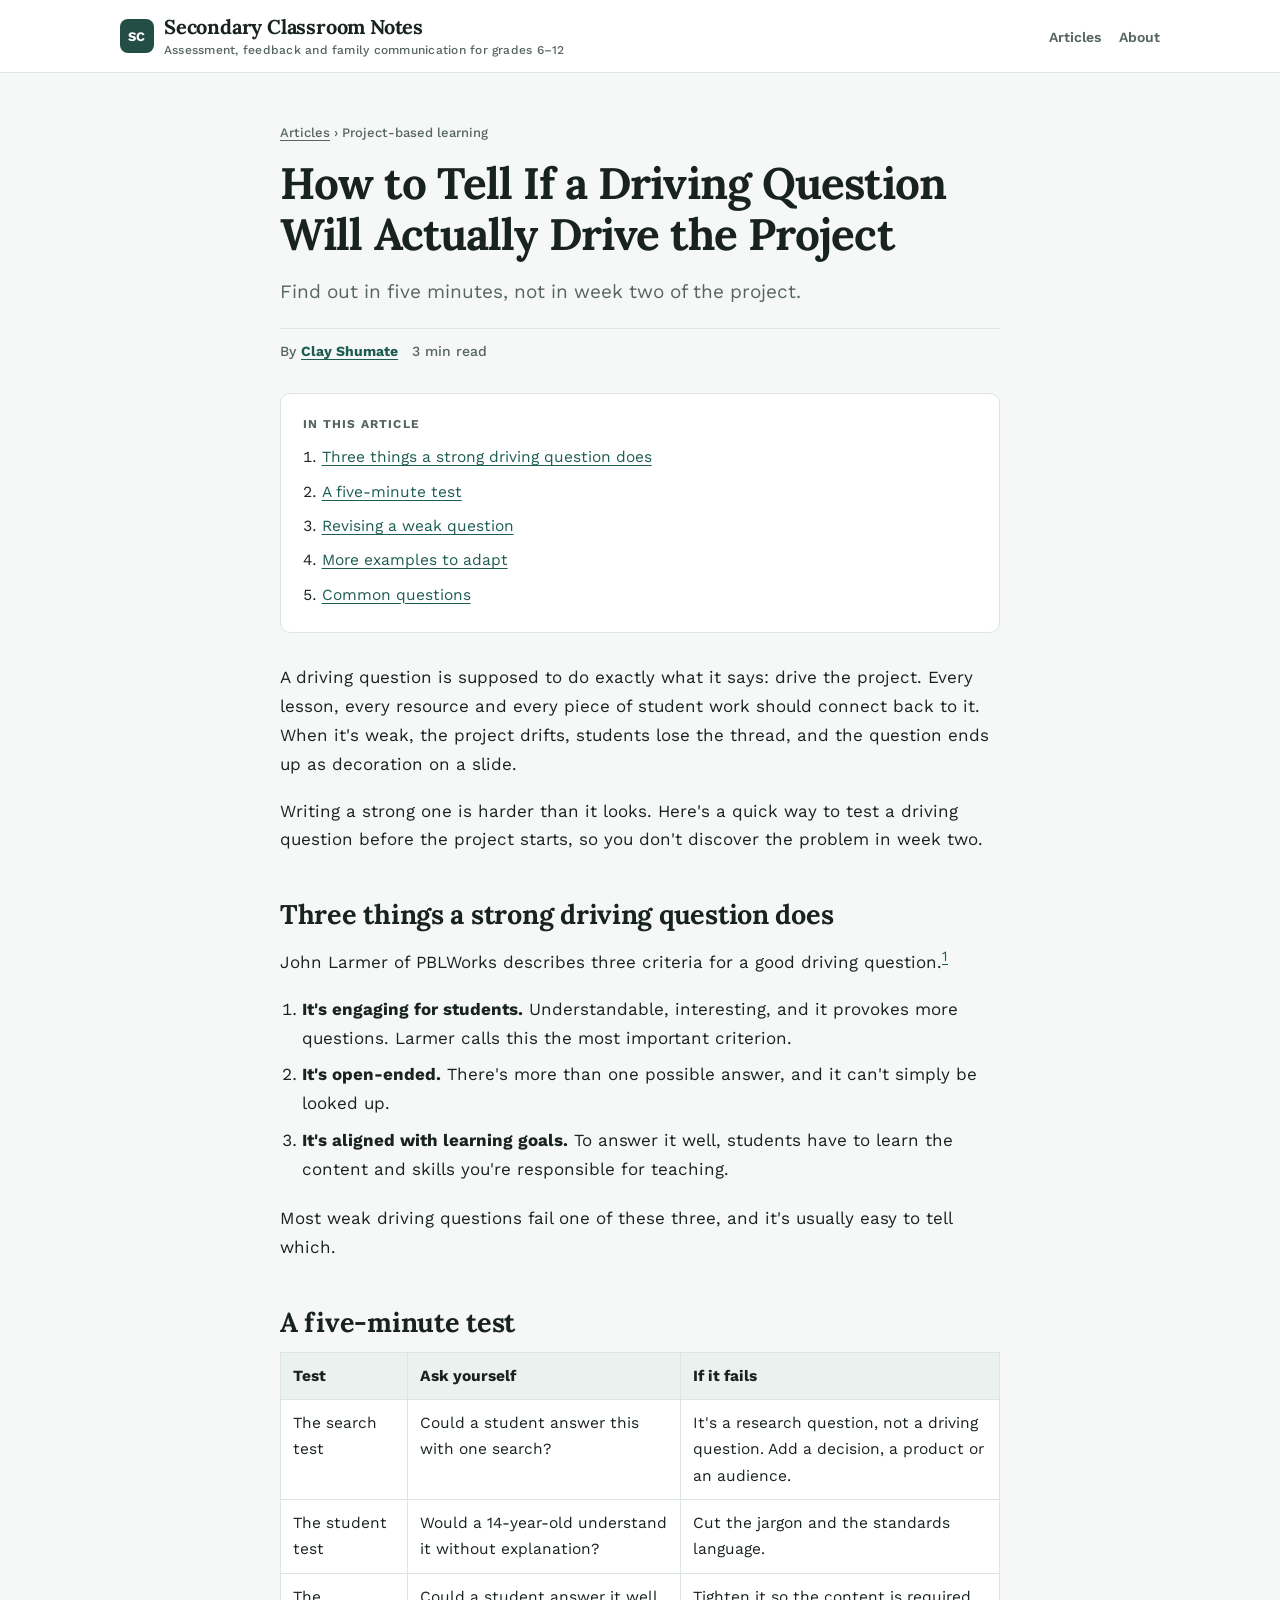
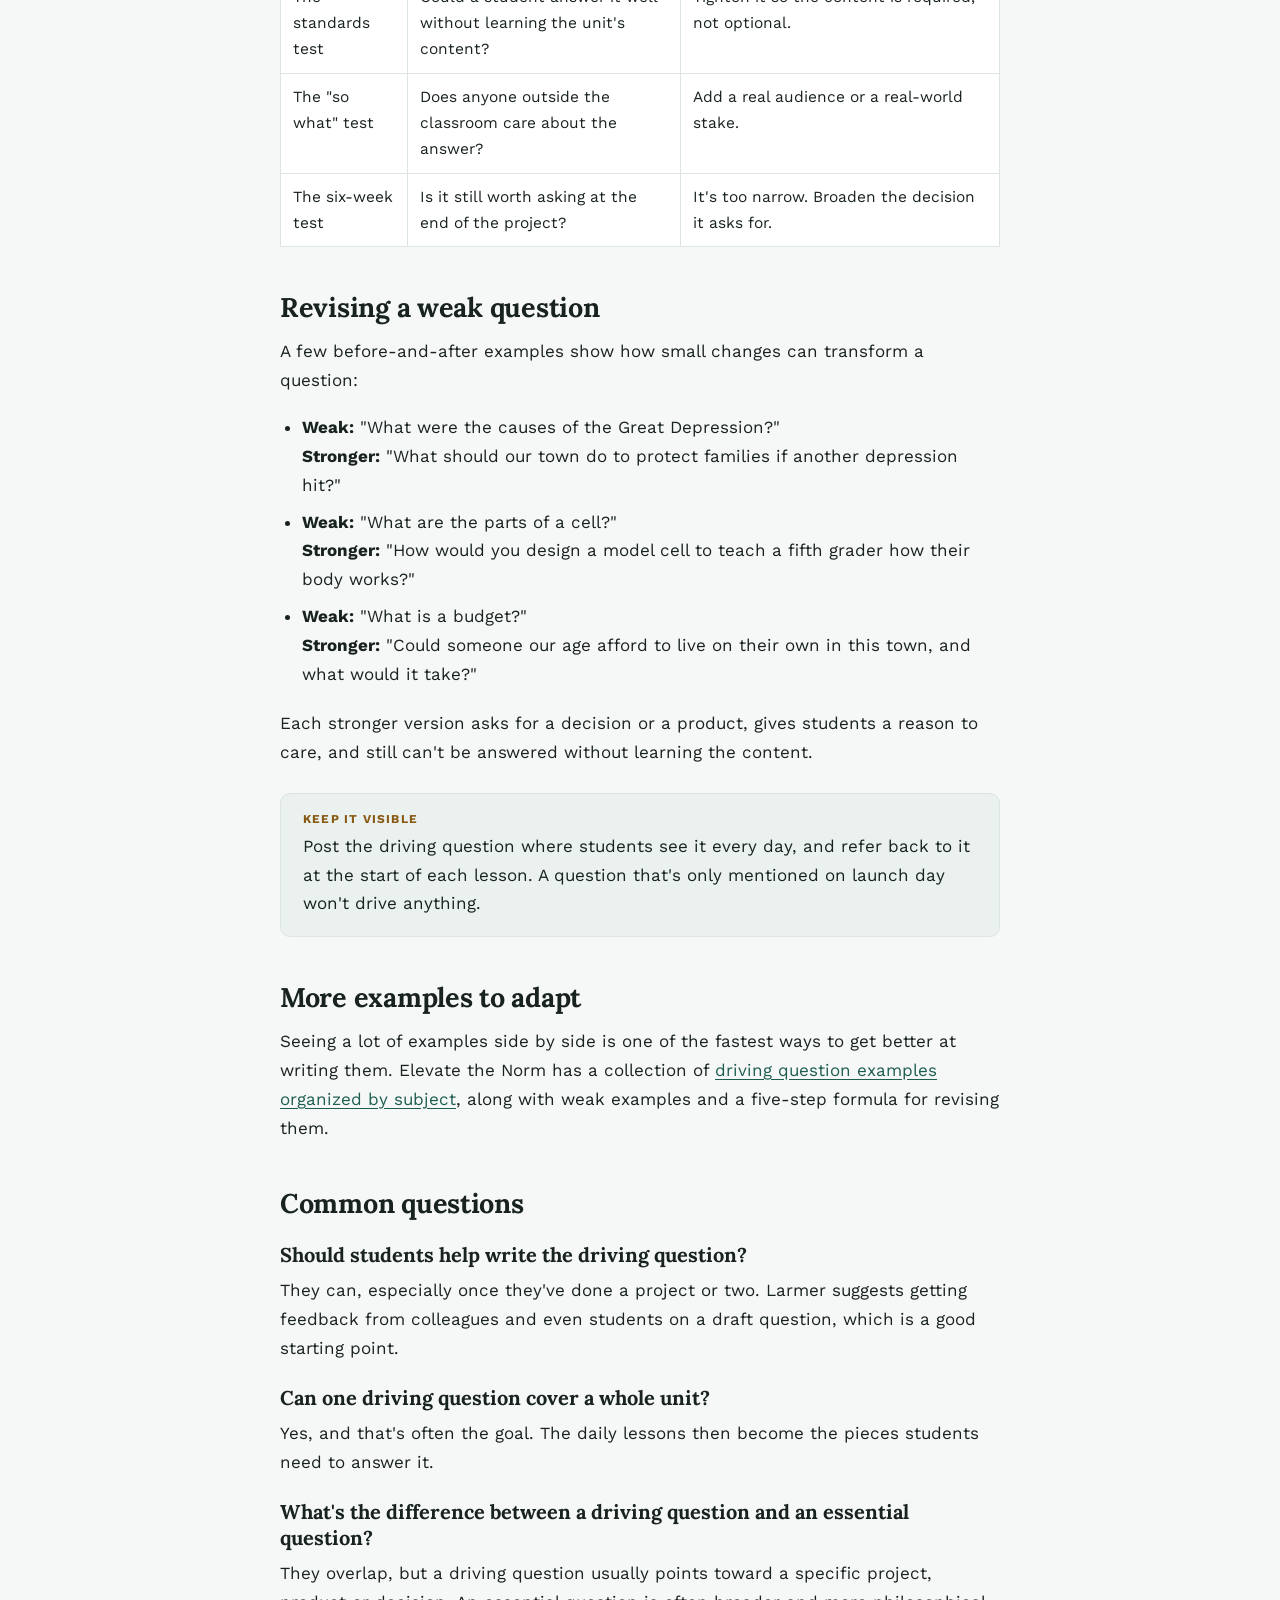
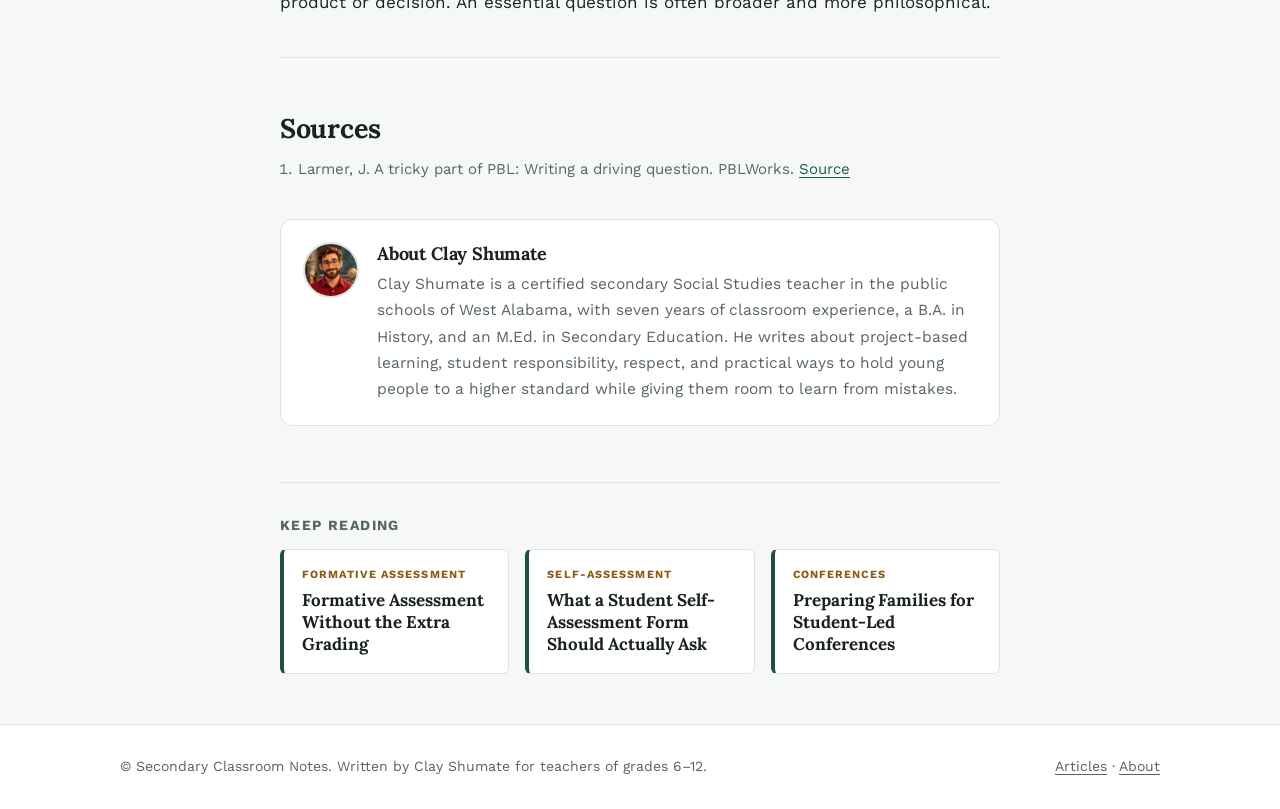
<file: testing-a-driving-question.html>
<!doctype html>
<html lang="en">
<head>
<meta charset="utf-8">
<meta name="viewport" content="width=device-width, initial-scale=1">
<title>How to Tell If a Driving Question Will Actually Drive the Project | Secondary Classroom Notes</title>
<meta name="description" content="A five-minute test for project-based learning driving questions, with before-and-after examples for middle and high school.">
<link rel="canonical" href="https://secondaryclassroomnotes.github.io/testing-a-driving-question">
<meta name="robots" content="index, follow, max-image-preview:large">
<meta name="author" content="Clay Shumate">
<meta property="og:site_name" content="Secondary Classroom Notes">
<meta property="og:title" content="How to Tell If a Driving Question Will Actually Drive the Project | Secondary Classroom Notes">
<meta property="og:description" content="A five-minute test for project-based learning driving questions, with before-and-after examples for middle and high school.">
<meta property="og:url" content="https://secondaryclassroomnotes.github.io/testing-a-driving-question">
<meta property="og:type" content="article">
<meta property="og:image" content="https://secondaryclassroomnotes.github.io/og.png">
<meta property="og:image:width" content="1200">
<meta property="og:image:height" content="630">
<meta name="twitter:image" content="https://secondaryclassroomnotes.github.io/og.png">
<meta name="twitter:card" content="summary_large_image">

<meta name="twitter:title" content="How to Tell If a Driving Question Will Actually Drive the Project | Secondary Classroom Notes">
<meta name="twitter:description" content="A five-minute test for project-based learning driving questions, with before-and-after examples for middle and high school.">
<link rel="icon" href="data:image/svg+xml,%3Csvg xmlns='http://www.w3.org/2000/svg' viewBox='0 0 64 64'%3E%3Crect width='64' height='64' rx='14' fill='%23234e46'/%3E%3Ctext x='32' y='43' font-family='Georgia,serif' font-size='26' font-weight='700' fill='%23fff' text-anchor='middle'%3ESC%3C/text%3E%3C/svg%3E">
<link rel="preconnect" href="https://fonts.googleapis.com">
<link rel="preconnect" href="https://fonts.gstatic.com" crossorigin>
<link href="https://fonts.googleapis.com/css2?family=Work+Sans:wght@400;500;600;700&family=Lora:wght@600;700&display=swap" rel="stylesheet">
<link rel="stylesheet" href="style.css">
<script type="application/ld+json">{"@context": "https://schema.org", "@graph": [{"@type": "Article", "headline": "How to Tell If a Driving Question Will Actually Drive the Project", "description": "A five-minute test for project-based learning driving questions, with before-and-after examples for middle and high school.", "mainEntityOfPage": "https://secondaryclassroomnotes.github.io/testing-a-driving-question", "author": {"@type": "Person", "@id": "https://secondaryclassroomnotes.github.io/about#clay", "name": "Clay Shumate", "url": "https://secondaryclassroomnotes.github.io/about", "description": "Clay Shumate is a certified secondary Social Studies teacher in the public schools of West Alabama, with seven years of classroom experience, a B.A. in History, and an M.Ed. in Secondary Education. He writes about project-based learning, student responsibility, respect, and practical ways to hold young people to a higher standard while giving them room to learn from mistakes."}, "publisher": {"@type": "Organization", "name": "Secondary Classroom Notes", "url": "https://secondaryclassroomnotes.github.io/"}, "inLanguage": "en-US", "wordCount": 585}, {"@type": "FAQPage", "mainEntity": [{"@type": "Question", "name": "Should students help write the driving question?", "acceptedAnswer": {"@type": "Answer", "text": "They can, especially once they've done a project or two. Larmer suggests getting feedback from colleagues and even students on a draft question, which is a good starting point."}}, {"@type": "Question", "name": "Can one driving question cover a whole unit?", "acceptedAnswer": {"@type": "Answer", "text": "Yes, and that's often the goal. The daily lessons then become the pieces students need to answer it."}}, {"@type": "Question", "name": "What's the difference between a driving question and an essential question?", "acceptedAnswer": {"@type": "Answer", "text": "They overlap, but a driving question usually points toward a specific project, product or decision. An essential question is often broader and more philosophical."}}]}, {"@type": "BreadcrumbList", "itemListElement": [{"@type": "ListItem", "position": 1, "name": "Articles", "item": "https://secondaryclassroomnotes.github.io/"}, {"@type": "ListItem", "position": 2, "name": "How to Tell If a Driving Question Will Actually Drive the Project", "item": "https://secondaryclassroomnotes.github.io/testing-a-driving-question"}]}]}</script>
</head>
<body>
<header class="site-header"><div class="wrap">
<a class="brand" href="./"><span class="brand-mark">SC</span><span><span class="brand-name">Secondary Classroom Notes</span><span class="brand-tag">Assessment, feedback and family communication for grades 6–12</span></span></a>
<nav class="site-nav" aria-label="Main"><a href="./">Articles</a><a href="about">About</a></nav>
</div></header>
<main>
<article class="wrap"><div class="narrow">
<header class="article-head">
<div class="crumbs"><a href="./">Articles</a> &rsaquo; Project-based learning</div>
<h1>How to Tell If a Driving Question Will Actually Drive the Project</h1>
<p class="dek">Find out in five minutes, not in week two of the project.</p>
<div class="byline"><span>By <strong><a href="about">Clay Shumate</a></strong></span><span>3 min read</span></div>
</header>
<div class="prose">
<nav class="toc" aria-label="In this article"><strong>In this article</strong><ol><li><a href="#criteria">Three things a strong driving question does</a></li><li><a href="#test">A five-minute test</a></li><li><a href="#revise">Revising a weak question</a></li><li><a href="#more">More examples to adapt</a></li><li><a href="#faq">Common questions</a></li></ol></nav>
<p>A driving question is supposed to do exactly what it says: drive the project. Every lesson, every resource and every piece of student work should connect back to it. When it's weak, the project drifts, students lose the thread, and the question ends up as decoration on a slide.</p>

<p>Writing a strong one is harder than it looks. Here's a quick way to test a driving question before the project starts, so you don't discover the problem in week two.</p>

<h2 id="criteria">Three things a strong driving question does</h2>

<p>John Larmer of PBLWorks describes three criteria for a good driving question.<sup><a href="#src-1">1</a></sup></p>

<ol>
<li><strong>It's engaging for students.</strong> Understandable, interesting, and it provokes more questions. Larmer calls this the most important criterion.</li>
<li><strong>It's open-ended.</strong> There's more than one possible answer, and it can't simply be looked up.</li>
<li><strong>It's aligned with learning goals.</strong> To answer it well, students have to learn the content and skills you're responsible for teaching.</li>
</ol>

<p>Most weak driving questions fail one of these three, and it's usually easy to tell which.</p>

<h2 id="test">A five-minute test</h2>

<div class="table-wrap">
<table>
<thead><tr><th>Test</th><th>Ask yourself</th><th>If it fails</th></tr></thead>
<tbody>
<tr><td>The search test</td><td>Could a student answer this with one search?</td><td>It's a research question, not a driving question. Add a decision, a product or an audience.</td></tr>
<tr><td>The student test</td><td>Would a 14-year-old understand it without explanation?</td><td>Cut the jargon and the standards language.</td></tr>
<tr><td>The standards test</td><td>Could a student answer it well without learning the unit's content?</td><td>Tighten it so the content is required, not optional.</td></tr>
<tr><td>The "so what" test</td><td>Does anyone outside the classroom care about the answer?</td><td>Add a real audience or a real-world stake.</td></tr>
<tr><td>The six-week test</td><td>Is it still worth asking at the end of the project?</td><td>It's too narrow. Broaden the decision it asks for.</td></tr>
</tbody>
</table>
</div>

<h2 id="revise">Revising a weak question</h2>

<p>A few before-and-after examples show how small changes can transform a question:</p>

<ul>
<li><strong>Weak:</strong> "What were the causes of the Great Depression?"<br><strong>Stronger:</strong> "What should our town do to protect families if another depression hit?"</li>
<li><strong>Weak:</strong> "What are the parts of a cell?"<br><strong>Stronger:</strong> "How would you design a model cell to teach a fifth grader how their body works?"</li>
<li><strong>Weak:</strong> "What is a budget?"<br><strong>Stronger:</strong> "Could someone our age afford to live on their own in this town, and what would it take?"</li>
</ul>

<p>Each stronger version asks for a decision or a product, gives students a reason to care, and still can't be answered without learning the content.</p>

<div class="callout"><span class="label">Keep it visible</span><p>Post the driving question where students see it every day, and refer back to it at the start of each lesson. A question that's only mentioned on launch day won't drive anything.</p></div>

<h2 id="more">More examples to adapt</h2>

<p>Seeing a lot of examples side by side is one of the fastest ways to get better at writing them. Elevate the Norm has a collection of <a href="https://elevatethenorm.com/project-based-learning-driving-question-examples/">driving question examples organized by subject</a>, along with weak examples and a five-step formula for revising them.</p>

<h2 id="faq">Common questions</h2>
<div class="faq">
<h3>Should students help write the driving question?</h3>
<p>They can, especially once they've done a project or two. Larmer suggests getting feedback from colleagues and even students on a draft question, which is a good starting point.</p>
<h3>Can one driving question cover a whole unit?</h3>
<p>Yes, and that's often the goal. The daily lessons then become the pieces students need to answer it.</p>
<h3>What's the difference between a driving question and an essential question?</h3>
<p>They overlap, but a driving question usually points toward a specific project, product or decision. An essential question is often broader and more philosophical.</p>
</div>

<section class="sources"><h2 id="sources">Sources</h2><ol><li id="src-1">Larmer, J. A tricky part of PBL: Writing a driving question. PBLWorks. <a href="https://www.pblworks.org/blog/tricky-part-pbl-writing-driving-question" rel="noopener" target="_blank">Source</a></li></ol></section>
<aside class="author-box" aria-label="About the author"><img class="avatar" src="clay-shumate.jpg" alt="Clay Shumate" width="56" height="56" loading="lazy"><div>
<h2>About Clay Shumate</h2><p>Clay Shumate is a certified secondary Social Studies teacher in the public schools of West Alabama, with seven years of classroom experience, a B.A. in History, and an M.Ed. in Secondary Education. He writes about project-based learning, student responsibility, respect, and practical ways to hold young people to a higher standard while giving them room to learn from mistakes.</p></div></aside>
</div>
<section class="related"><h2>Keep reading</h2><div class="grid"><article class="card"><div class="kicker">Formative assessment</div><h3><a href="formative-assessment-without-extra-grading">Formative Assessment Without the Extra Grading</a></h3></article><article class="card"><div class="kicker">Self-assessment</div><h3><a href="student-self-assessment-that-works">What a Student Self-Assessment Form Should Actually Ask</a></h3></article><article class="card"><div class="kicker">Conferences</div><h3><a href="preparing-families-for-student-led-conferences">Preparing Families for Student-Led Conferences</a></h3></article></div></section>
</div></article>
</main>
<footer class="site-footer"><div class="wrap">
<span>&copy; Secondary Classroom Notes. Written by Clay Shumate for teachers of grades 6–12.</span>
<span><a href="./">Articles</a> &middot; <a href="about">About</a></span>
</div></footer>
</body>
</html>
</file>
<file: style.css>
:root{
  --bg:#f6f8f7; --surface:#ffffff; --ink:#18221f; --muted:#56655f; --line:#dce5e1;
  --accent:#234e46; --accent-2:#8a5a14; --tint:#eaf1ee; --link:#1d5c50;
  --serif:"Lora",Georgia,"Times New Roman",serif;
  --sans:"Work Sans",system-ui,-apple-system,"Segoe UI",Roboto,Arial,sans-serif;
}
@media (prefers-color-scheme:dark){
  :root{--bg:#121816;--surface:#18201d;--ink:#e9e6df;--muted:#a3a9b6;--line:#2c323d;
  --accent:#8fd0c0;--accent-2:#e0b36a;--tint:#1f2826;--link:#9ad8c9}
}
*{box-sizing:border-box}
html{-webkit-text-size-adjust:100%}
body{margin:0;background:var(--bg);color:var(--ink);font:17px/1.7 var(--sans)}
a{color:var(--link);text-underline-offset:3px}
a:hover{color:var(--accent-2)}
img{max-width:100%;height:auto}
.wrap{max-width:1080px;margin:0 auto;padding:0 20px}
.narrow{max-width:720px;margin:0 auto}

/* header */
.site-header{border-bottom:1px solid var(--line);background:var(--surface)}
.site-header .wrap{display:flex;align-items:center;justify-content:space-between;gap:16px;padding-top:14px;padding-bottom:14px;flex-wrap:wrap}
.brand{display:flex;align-items:center;gap:10px;text-decoration:none;color:var(--ink)}
.brand-mark{width:34px;height:34px;border-radius:8px;background:var(--accent);display:grid;place-items:center;color:#fff;font:700 13px var(--sans);letter-spacing:.02em}
@media (prefers-color-scheme:dark){.brand-mark{color:#14171d}}
.brand-name{font:700 20px/1.1 var(--serif);letter-spacing:-.01em}
.brand-tag{display:block;font:500 12px/1.3 var(--sans);color:var(--muted);letter-spacing:.02em}
.site-nav a{font:600 14px var(--sans);color:var(--muted);text-decoration:none;margin-left:18px}
.site-nav a:first-child{margin-left:0}
.site-nav a:hover,.site-nav a[aria-current]{color:var(--ink)}

/* hero */
.hero{padding:64px 0 40px;border-bottom:1px solid var(--line)}
.eyebrow{font:700 12px var(--sans);letter-spacing:.12em;text-transform:uppercase;color:var(--accent-2);margin:0 0 12px}
.hero h1{font:700 clamp(32px,5vw,50px)/1.12 var(--serif);letter-spacing:-.02em;margin:0 0 18px;max-width:22ch}
.hero p.lede{font-size:19px;color:var(--muted);max-width:60ch;margin:0}

/* cards */
.section{padding:48px 0}
.section h2.section-title{font:700 14px var(--sans);letter-spacing:.1em;text-transform:uppercase;color:var(--muted);margin:0 0 22px}
.grid{display:grid;grid-template-columns:repeat(auto-fill,minmax(300px,1fr));gap:22px}
.card{background:var(--surface);border:1px solid var(--line);border-left:4px solid var(--accent);border-radius:6px;padding:24px;display:flex;flex-direction:column;transition:border-color .15s,transform .15s}
.card:hover{border-color:var(--accent);transform:translateY(-2px)}
.card .kicker{font:700 11px var(--sans);letter-spacing:.1em;text-transform:uppercase;color:var(--accent-2);margin-bottom:8px}
.card h3{font:700 21px/1.3 var(--serif);margin:0 0 10px}
.card h3 a{color:var(--ink);text-decoration:none}
.card h3 a:hover{color:var(--accent)}
.card p{color:var(--muted);font-size:15.5px;margin:0 0 16px;flex:1}
.card .more{font:600 14px var(--sans);text-decoration:none}
.card.feature{grid-column:1/-1;padding:32px}
.card.feature h3{font-size:28px}

/* article */
.article-head{padding:52px 0 26px}
.crumbs{font:500 13px var(--sans);color:var(--muted);margin-bottom:18px}
.crumbs a{color:var(--muted)}
.article-head h1{font:700 clamp(30px,4.6vw,44px)/1.15 var(--serif);letter-spacing:-.02em;margin:0 0 16px}
.dek{font-size:19px;color:var(--muted);margin:0 0 20px}
.byline{font:500 14px var(--sans);color:var(--muted);display:flex;gap:14px;flex-wrap:wrap;border-top:1px solid var(--line);padding-top:14px}
.byline strong{color:var(--ink)}
.prose{padding-bottom:20px}
.prose h2{font:700 27px/1.25 var(--serif);letter-spacing:-.01em;margin:44px 0 12px}
.prose h3{font:700 20px/1.3 var(--serif);margin:30px 0 8px}
.prose p{margin:0 0 18px}
.prose ul,.prose ol{padding-left:1.3em;margin:0 0 20px}
.prose li{margin-bottom:8px}
.prose blockquote{margin:26px 0;padding:4px 0 4px 20px;border-left:3px solid var(--accent-2);font:italic 20px/1.5 var(--serif);color:var(--ink)}
.callout{background:var(--tint);border:1px solid var(--line);border-radius:10px;padding:18px 22px;margin:26px 0}
.callout p:last-child{margin-bottom:0}
.callout .label{font:700 12px var(--sans);letter-spacing:.1em;text-transform:uppercase;color:var(--accent-2);display:block;margin-bottom:6px}
.table-wrap{overflow-x:auto;margin:0 0 22px}
table{border-collapse:collapse;width:100%;font-size:15.5px;background:var(--surface)}
th,td{border:1px solid var(--line);padding:10px 12px;text-align:left;vertical-align:top}
th{background:var(--tint);font-weight:700}
.toc{background:var(--surface);border:1px solid var(--line);border-radius:10px;padding:16px 22px;margin:8px 0 30px;font-size:15.5px}
.toc strong{font:700 12px var(--sans);letter-spacing:.1em;text-transform:uppercase;color:var(--muted)}
.toc ol{margin:8px 0 0;padding-left:1.2em}
.faq h3{margin-top:22px}
.sources{border-top:1px solid var(--line);margin-top:40px;padding-top:10px;font-size:15px}
.sources ol{padding-left:1.2em}
.sources li{margin-bottom:10px;color:var(--muted)}
.author-box{display:flex;gap:18px;background:var(--surface);border:1px solid var(--line);border-radius:12px;padding:22px;margin:36px 0}
.avatar{flex:0 0 56px;height:56px;border-radius:50%;background:var(--accent);color:#fff;display:grid;place-items:center;font:700 20px var(--serif)}
@media (prefers-color-scheme:dark){.avatar{color:#14171d}}
img.avatar{width:56px;height:56px;object-fit:cover;background:none;border:2px solid var(--line)}
.author-box h2{font:700 18px var(--serif);margin:0 0 6px}
.author-box p{margin:0;font-size:15.5px;color:var(--muted)}
.related{border-top:1px solid var(--line);padding:34px 0 10px}
.related h2{font:700 14px var(--sans);letter-spacing:.1em;text-transform:uppercase;color:var(--muted);margin:0 0 16px}
.related .grid{grid-template-columns:repeat(auto-fill,minmax(220px,1fr));gap:16px}
.related .card{padding:18px}
.related .card h3{font-size:17px;margin:0}

/* page */
.page{padding:52px 0 40px}
.page h1{font:700 clamp(30px,4.6vw,42px)/1.15 var(--serif);margin:0 0 18px}

/* footer */
.site-footer{border-top:1px solid var(--line);background:var(--surface);margin-top:40px;padding:30px 0;font-size:14px;color:var(--muted)}
.site-footer .wrap{display:flex;justify-content:space-between;gap:16px;flex-wrap:wrap}
.site-footer a{color:var(--muted)}

@media (max-width:600px){
  body{font-size:16.5px}
  .wrap{padding:0 16px}
  .site-nav a{margin-left:14px}
  .hero{padding:42px 0 30px}
  .card.feature{padding:24px}
  .card.feature h3{font-size:23px}
  .author-box{flex-direction:column}
}
</file>
